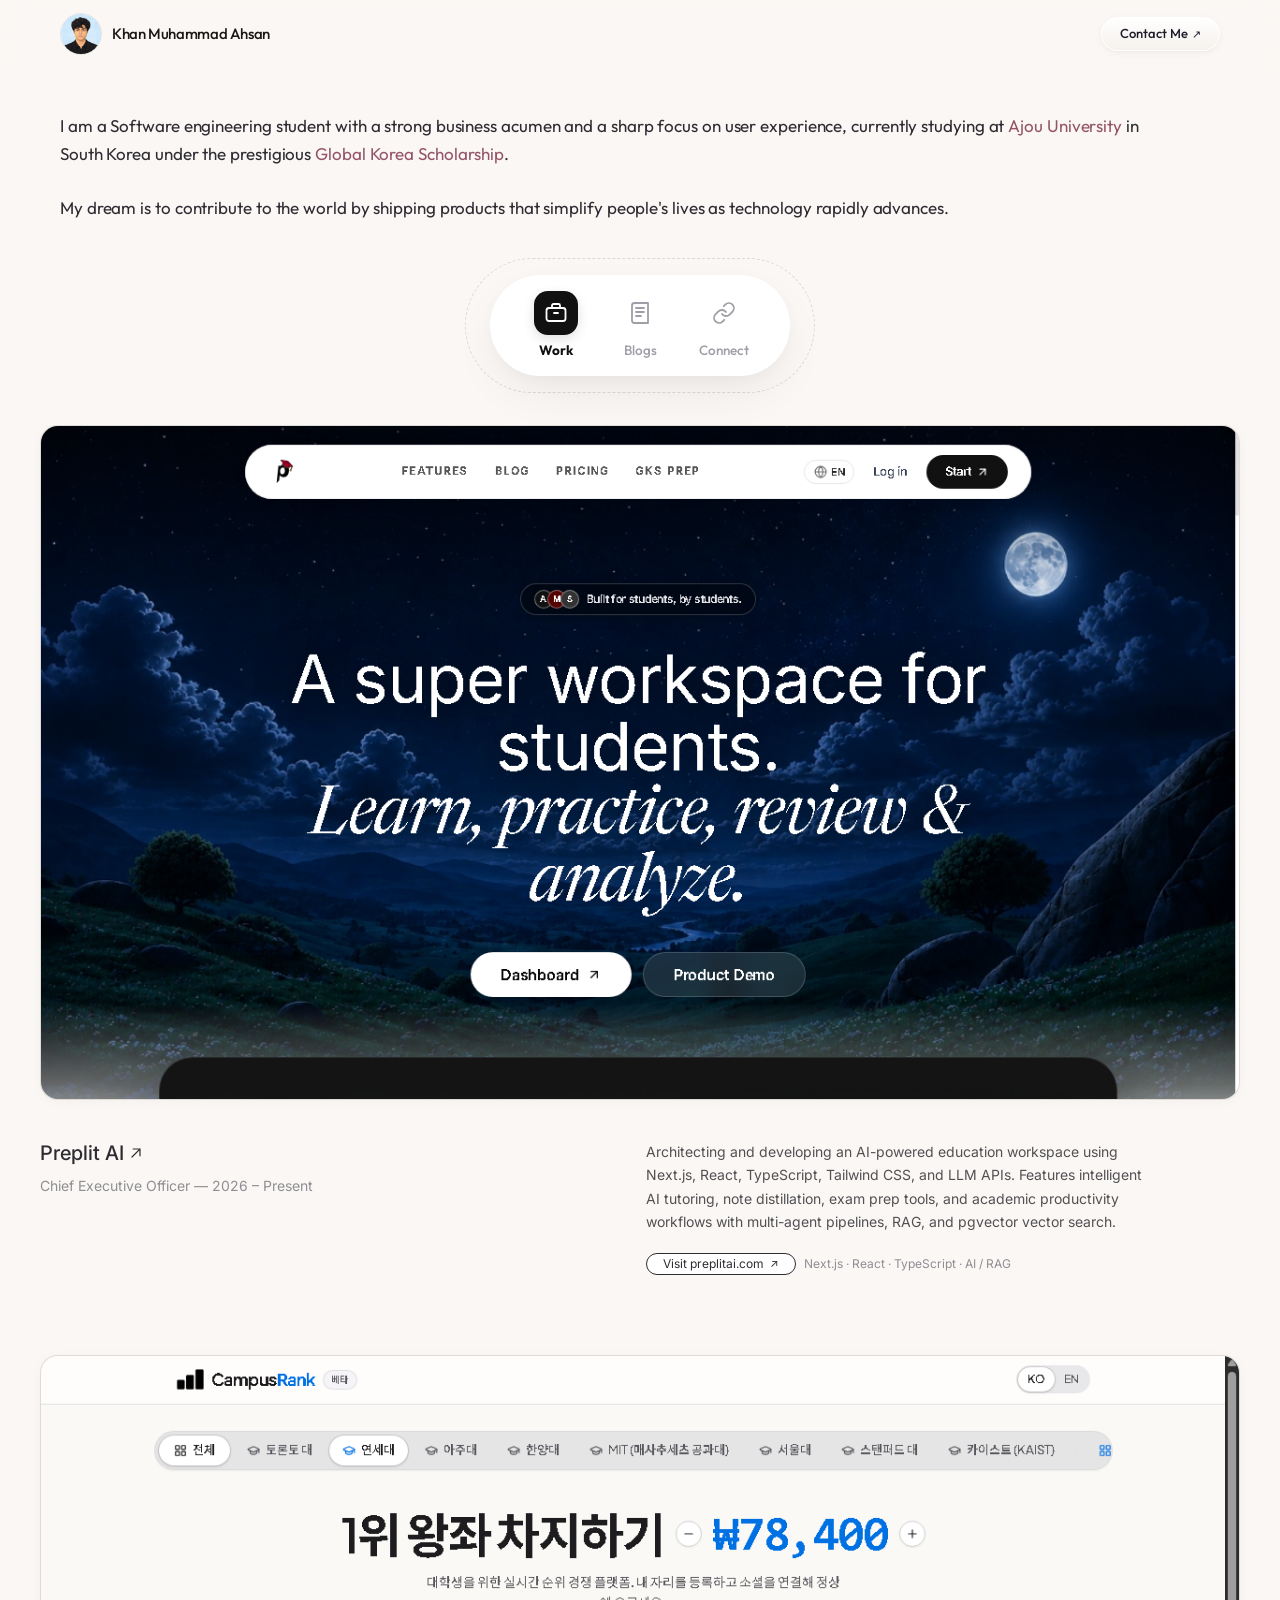
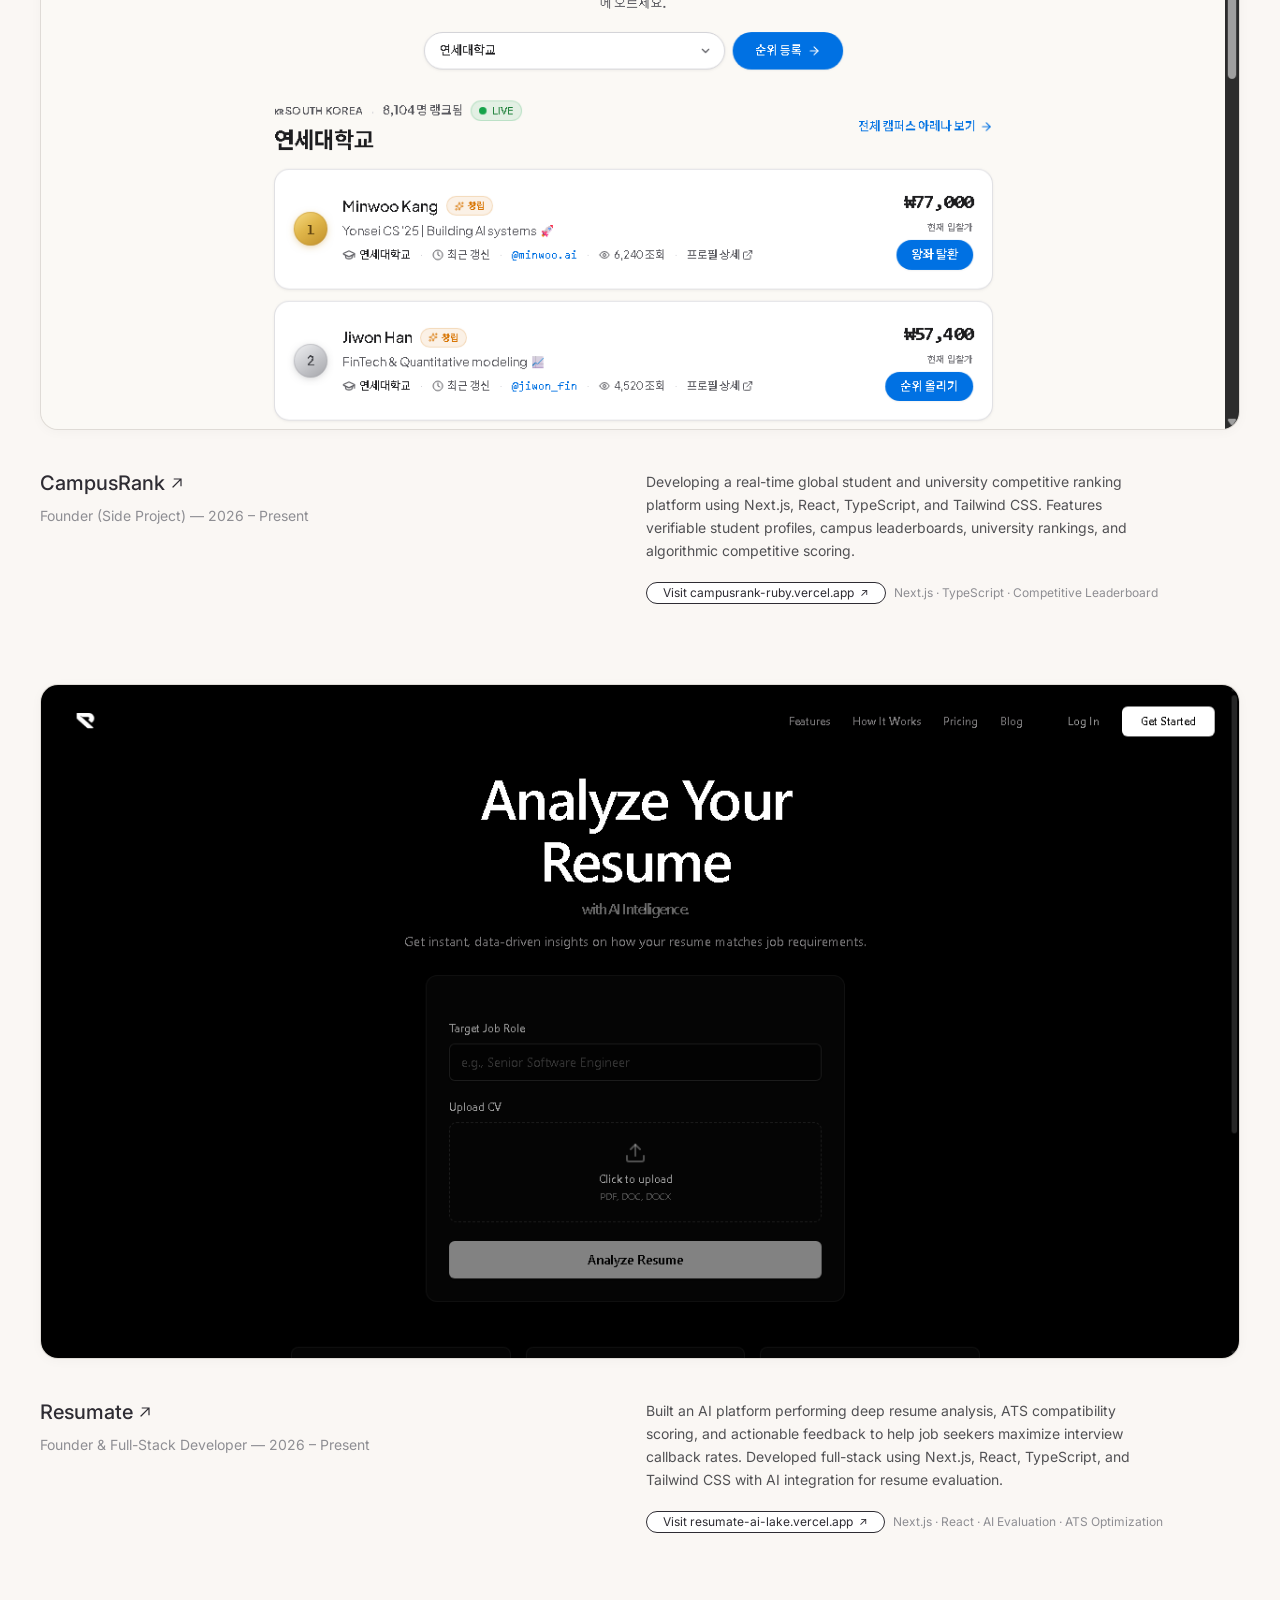
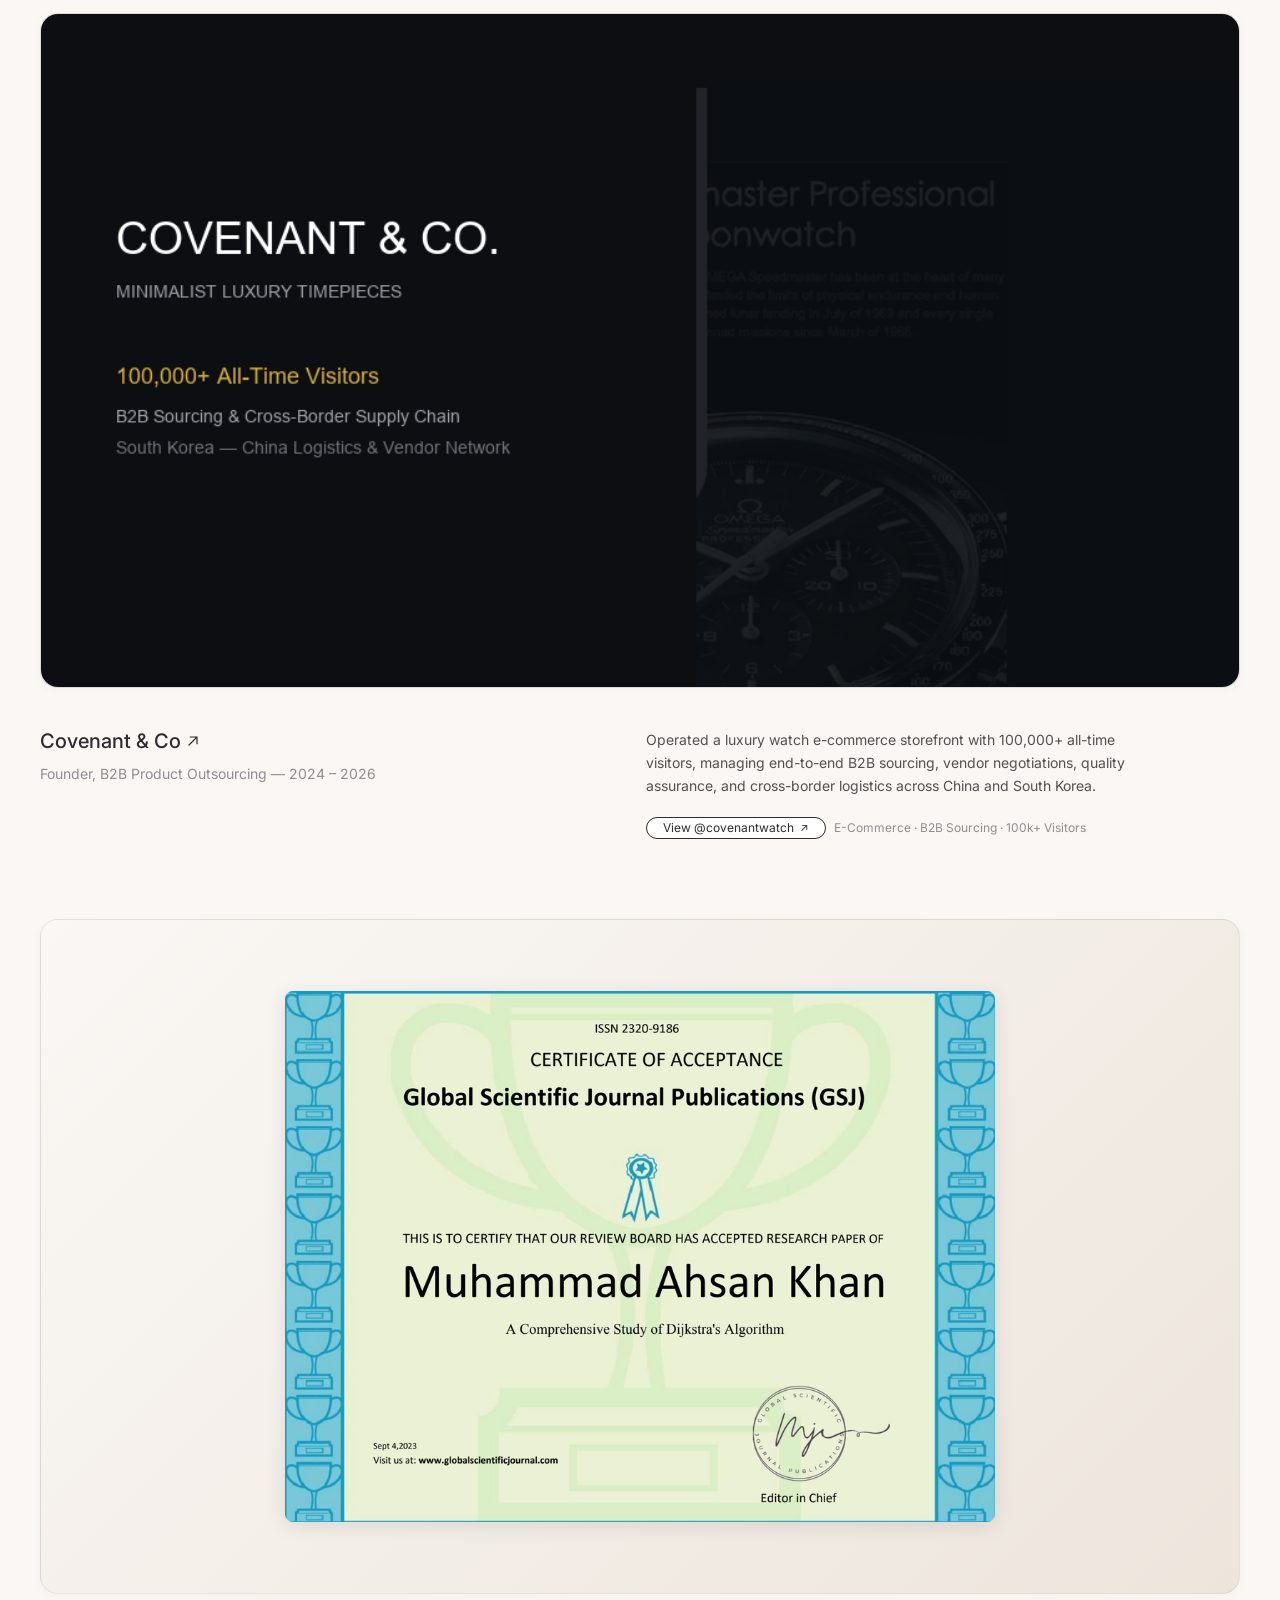
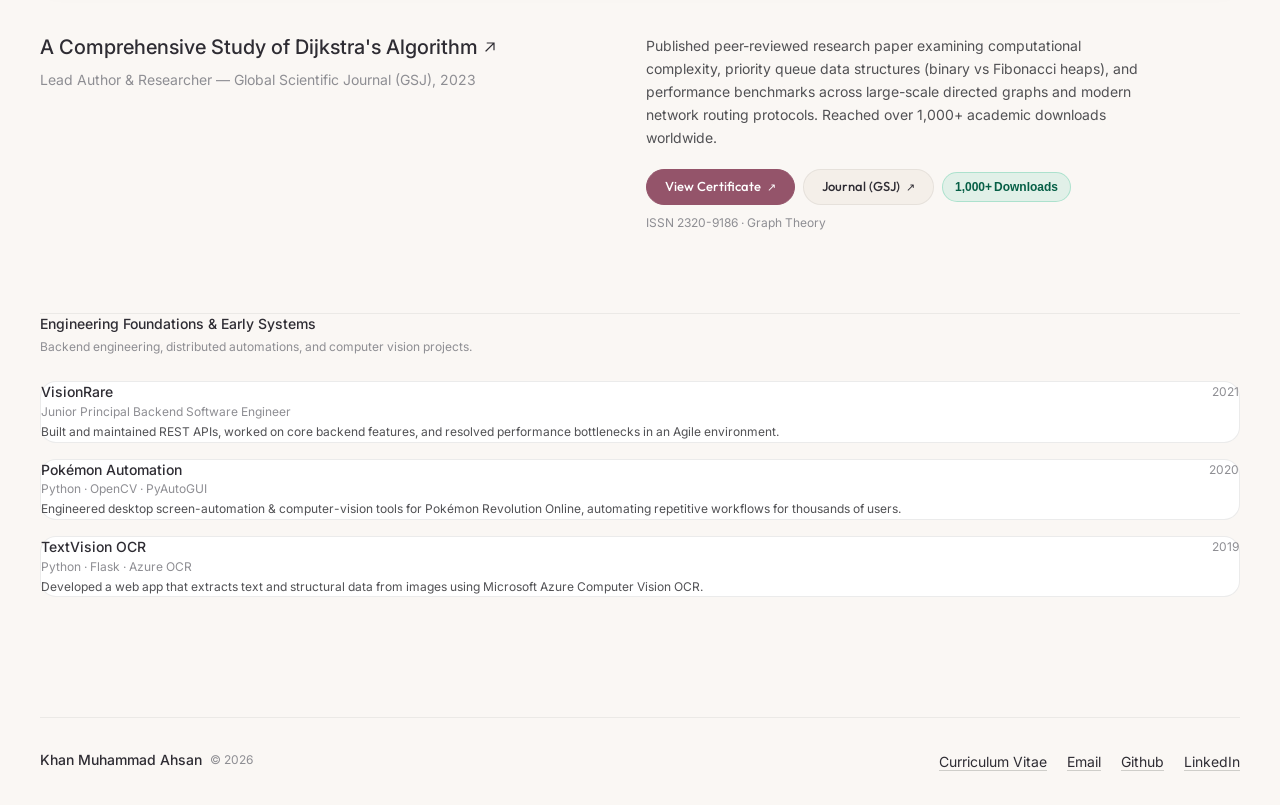
<file: index.html>
<!DOCTYPE html>
<html lang="en" class="inter_c15e96cb-module__0bjUvq__variable fraunces_98df96f3-module__EAP5HW__variable geist_mono_42eec60-module__Gb1_vG__variable caveat_bb0912cd-module__pHsbua__variable">
<head>
  <meta charset="utf-8" />
  <meta name="viewport" content="width=device-width, initial-scale=1" />
  <title>Khan Muhammad Ahsan, Software Engineer &amp; AI Founder</title>
  <meta name="description" content="The personal portfolio of Khan Muhammad Ahsan — Software Engineer &amp; AI Founder studying at Ajou University." />
  <meta name="author" content="Khan Muhammad Ahsan" />
  <meta name="robots" content="index, follow" />

  <!-- Open Graph -->
  <meta property="og:title" content="Khan Muhammad Ahsan, Software Engineer &amp; AI Founder" />
  <meta property="og:description" content="The personal portfolio of Khan Muhammad Ahsan — Software Engineer &amp; AI Founder studying at Ajou University." />
  <meta property="og:type" content="website" />
  <meta property="og:url" content="https://ahsann826.github.io/Portfolio-Website/" />

  <!-- Font Preloads -->
  <link rel="preload" href="_next/static/media/797e433ab948586e-s.p.29207c2f.woff2" as="font" crossorigin="" type="font/woff2" />
  <link rel="preload" href="_next/static/media/83afe278b6a6bb3c-s.p.3a6ba036.woff2" as="font" crossorigin="" type="font/woff2" />
  <link rel="preload" href="_next/static/media/84585a440835450c-s.p.f66aa07e.woff2" as="font" crossorigin="" type="font/woff2" />
  <link rel="preload" href="_next/static/media/a85fe84266768609-s.p.e658778d.woff2" as="font" crossorigin="" type="font/woff2" />

  <!-- Stylesheet -->
  <link rel="stylesheet" href="_next/static/chunks/348c73c4200ac295.css" />
  <link rel="icon" href="favicon.ico" />

  <!-- Premium Typography -->
  <link rel="preconnect" href="https://fonts.googleapis.com" />
  <link rel="preconnect" href="https://fonts.gstatic.com" crossorigin />
  <link href="https://fonts.googleapis.com/css2?family=Outfit:wght@300;400;500;600;700&family=Plus+Jakarta+Sans:ital,wght@0,400;0,500;0,600;0,700;1,400&family=Inter:wght@400;500;600&display=swap" rel="stylesheet" />

  <style>
    @font-face {
      font-family: 'Outfit';
      src: url('fonts/Outfit-400.woff2') format('woff2');
      font-weight: 400;
      font-style: normal;
      font-display: block;
    }
    @font-face {
      font-family: 'Outfit';
      src: url('fonts/Outfit-500.woff2') format('woff2');
      font-weight: 500;
      font-style: normal;
      font-display: block;
    }
    @font-face {
      font-family: 'Outfit';
      src: url('fonts/Outfit-600.woff2') format('woff2');
      font-weight: 600;
      font-style: normal;
      font-display: block;
    }
    @font-face {
      font-family: 'Helvetica Now Display';
      src: url('fonts/HelveticaNowDisplay-Medium.woff2') format('woff2');
      font-weight: 500;
      font-style: normal;
      font-display: swap;
    }
    :root {
      /* Exact Ivory & Silk background matching screenshot */
      --bg-canvas: #FAF7F4;
      --accent-wine: #94546A;
      --accent-underline: #691837;
      --sand-1: #FAF7F4;
      --sand-2: #F4EFE9;
      --sand-3: #EDE5DC;
      --sand-4: #E2D9CE;
      --sand-5: #D6CBBE;
      --sand-11: #8E8E93;
      --sand-12: #1E1B29;
      --color-surface-background: #FAF7F4;
      --color-surface-secondary: #FFFFFF;
      --color-surface-tertiary: #F4EFE9;
      --color-stroke-secondary: rgba(0, 0, 0, 0.06);
      --color-stroke-tertiary: rgba(0, 0, 0, 0.03);
      --color-content-primary: #1E1B29;
      --color-content-secondary: #515154;
      --color-content-tertiary: #8E8E93;
    }
    html, body {
      background-color: #FAF7F4 !important;
      color: #2E2C33;
      font-family: 'Outfit', -apple-system, BlinkMacSystemFont, sans-serif !important;
      -webkit-font-smoothing: antialiased;
      -moz-osx-font-smoothing: grayscale;
      text-rendering: optimizeLegibility;
      scroll-behavior: smooth;
    }
    /* Layout containers */
    .site-container {
      width: 100%;
      max-width: 1240px;
      margin-left: auto;
      margin-right: auto;
      padding-left: 16px;
      padding-right: 16px;
      box-sizing: border-box;
    }
    @media (min-width: 640px) {
      .site-container {
        padding-left: 24px;
        padding-right: 24px;
      }
    }
    @media (min-width: 768px) {
      .site-container {
        padding-left: 40px;
        padding-right: 40px;
      }
    }
    /* Header */
    .site-header {
      position: sticky;
      top: 0;
      z-index: 50;
      width: 100%;
      background-color: rgba(250, 247, 244, 0.92);
      backdrop-filter: blur(14px);
      -webkit-backdrop-filter: blur(14px);
    }
    .site-header-inner {
      display: flex;
      align-items: center;
      justify-content: space-between;
      height: 60px;
      width: 100%;
      max-width: 1240px;
      margin: 0 auto;
      padding: 0 16px;
      box-sizing: border-box;
    }
    @media (min-width: 640px) {
      .site-header-inner {
        padding: 0 24px;
        height: 64px;
      }
    }
    @media (min-width: 768px) {
      .site-header-inner {
        padding: 0 40px;
        height: 68px;
      }
    }
    .header-brand {
      display: inline-flex !important;
      align-items: center !important;
      gap: 10px !important;
      text-decoration: none !important;
      min-width: 0;
    }
    .header-avatar {
      width: 38px;
      height: 38px;
      border-radius: 50%;
      object-fit: cover;
      border: 1px solid rgba(0, 0, 0, 0.08);
      flex-shrink: 0;
      transition: transform 0.2s ease;
    }
    @media (min-width: 768px) {
      .header-avatar {
        width: 42px;
        height: 42px;
      }
    }
    .header-name {
      font-family: 'Outfit', sans-serif;
      font-size: 14px;
      font-weight: 500;
      letter-spacing: -0.025em;
      color: #1A1714;
      white-space: nowrap;
      flex-shrink: 0;
      transition: opacity 0.2s ease;
    }
    @media (min-width: 640px) {
      .header-name {
        font-size: 15px;
      }
    }
    .header-brand:hover .header-name {
      opacity: 0.65;
    }
    .connect-pill {
      display: inline-flex;
      align-items: center;
      justify-content: center;
      gap: 4px;
      border-radius: 9999px;
      padding: 5px 14px;
      height: 30px;
      font-size: 12px;
      font-weight: 500;
      color: #1E1B29;
      text-decoration: none;
      font-family: 'Outfit', sans-serif;
      background: linear-gradient(180deg, #FFFFFF 0%, #F5F1EC 100%);
      border: 1px solid rgba(255, 255, 255, 0.95);
      box-shadow: 0 2px 8px rgba(0, 0, 0, 0.04), 0 1px 2px rgba(0, 0, 0, 0.03), inset 0 1px 0 rgba(255, 255, 255, 1);
      transition: transform 0.15s ease, box-shadow 0.15s ease;
      flex-shrink: 0;
    }
    @media (min-width: 640px) {
      .connect-pill {
        padding: 6px 18px;
        height: 34px;
        font-size: 13px;
      }
    }
    .connect-pill:hover {
      box-shadow: 0 4px 14px rgba(0, 0, 0, 0.06), 0 2px 4px rgba(0, 0, 0, 0.03), inset 0 1px 0 rgba(255, 255, 255, 1);
    }
    /* Intro Section */
    .hero-intro-section {
      margin-top: 24px;
      width: 100%;
    }
    @media (min-width: 768px) {
      .hero-intro-section {
        margin-top: 44px;
      }
    }
    .hero-p1 {
      font-family: 'Outfit', sans-serif;
      font-size: 15px;
      line-height: 1.6;
      color: #2E2C33;
      font-weight: 400;
      margin: 0;
      letter-spacing: -0.005em;
      max-width: 1100px;
    }
    @media (min-width: 640px) {
      .hero-p1 {
        font-size: 16px;
        line-height: 1.65;
      }
    }
    @media (min-width: 768px) {
      .hero-p1 {
        font-size: 17px;
      }
    }
    .hero-p2 {
      font-family: 'Outfit', sans-serif;
      font-size: 15px;
      line-height: 1.6;
      color: #2E2C33;
      font-weight: 400;
      margin-top: 16px;
      margin-bottom: 0;
      letter-spacing: -0.005em;
      max-width: 1100px;
    }
    @media (min-width: 640px) {
      .hero-p2 {
        font-size: 16px;
        line-height: 1.65;
        margin-top: 20px;
      }
    }
    @media (min-width: 768px) {
      .hero-p2 {
        font-size: 17px;
        margin-top: 26px;
      }
    }
    .text-wine-link {
      color: #94546A;
      font-weight: 400;
      text-decoration: none;
    }
    .text-wine-link:hover {
      text-decoration: underline;
    }
    .text-wine-span {
      color: #94546A;
      font-weight: 400;
    }
    /* Navigation Tabs — Floating Pill Bar */
    .tabs-nav-bar {
      margin-top: 24px;
      margin-bottom: 24px;
      width: 100%;
      display: flex;
      justify-content: center;
      align-items: center;
      padding-left: 16px;
      padding-right: 16px;
      box-sizing: border-box;
    }
    .nav-outer-frame {
      display: flex;
      align-items: center;
      justify-content: center;
      padding: 0;
      border: none;
      border-radius: 9999px;
      background: transparent;
      width: 100%;
      max-width: 280px;
      box-sizing: border-box;
    }
    .tabs-nav-list {
      display: flex;
      align-items: center;
      justify-content: space-between;
      gap: 2px;
      background: #FFFFFF;
      border-radius: 9999px;
      padding: 6px 10px;
      box-shadow: 0 12px 32px -8px rgba(0, 0, 0, 0.08), 0 3px 10px -2px rgba(0, 0, 0, 0.03);
      width: 100%;
      box-sizing: border-box;
    }
    .tab-btn {
      position: relative;
      cursor: pointer;
      user-select: none;
      background: transparent;
      border: none;
      padding: 2px 0;
      margin: 0;
      font-size: 11px;
      font-weight: 500;
      color: #9E9EA7;
      font-family: 'Outfit', sans-serif;
      transition: all 0.2s cubic-bezier(0.16, 1, 0.3, 1);
      display: flex;
      flex-direction: column;
      align-items: center;
      justify-content: center;
      gap: 2px;
      flex: 1 1 0%;
      min-width: 0;
      outline: none;
    }
    .tab-btn:active {
      transform: scale(0.95);
    }
    .tab-btn .tab-icon {
      width: 34px;
      height: 34px;
      display: flex;
      align-items: center;
      justify-content: center;
      border-radius: 10px;
      background: transparent;
      transition: all 0.22s cubic-bezier(0.16, 1, 0.3, 1);
    }
    .tab-btn .tab-icon svg {
      width: 19px;
      height: 19px;
      stroke: #9E9EA7;
      fill: none;
      stroke-width: 1.8;
      stroke-linecap: round;
      stroke-linejoin: round;
      transition: stroke 0.2s ease;
    }
    .tab-btn:hover {
      color: #52525B;
    }
    .tab-btn:hover .tab-icon svg {
      stroke: #52525B;
    }
    /* Active State (matches reference screenshot: black squircle + white icon) */
    .tab-btn[aria-pressed="true"] {
      color: #111111;
      font-weight: 700;
    }
    .tab-btn[aria-pressed="true"] .tab-icon {
      background: #111111;
      box-shadow: 0 4px 12px rgba(0, 0, 0, 0.12);
    }
    .tab-btn[aria-pressed="true"] .tab-icon svg {
      stroke: #FFFFFF;
    }

    /* Responsive Overrides */
    @media (max-width: 360px) {
      .tabs-nav-bar {
        padding-left: 8px;
        padding-right: 8px;
      }
      .tabs-nav-list {
        padding: 5px 8px;
        gap: 2px;
      }
      .tab-btn {
        font-size: 10.5px;
      }
      .tab-btn .tab-icon {
        width: 34px;
        height: 34px;
        border-radius: 10px;
      }
      .tab-btn .tab-icon svg {
        width: 19px;
        height: 19px;
      }
    }
    @media (min-width: 640px) {
      .tabs-nav-bar {
        margin-top: 36px;
        margin-bottom: 32px;
        padding-left: 0;
        padding-right: 0;
      }
      .nav-outer-frame {
        display: inline-flex;
        width: auto;
        max-width: 100%;
        padding: 16px 24px;
        border: 1.5px dashed rgba(0, 0, 0, 0.12);
      }
      .tabs-nav-list {
        display: inline-flex;
        width: auto;
        gap: 32px;
        padding: 14px 40px;
        box-shadow: 0 20px 50px -10px rgba(0, 0, 0, 0.08), 0 4px 16px -2px rgba(0, 0, 0, 0.03);
      }
      .tab-btn {
        font-size: 13.5px;
        gap: 5px;
        min-width: 52px;
        flex: none;
      }
      .tab-btn .tab-icon {
        width: 44px;
        height: 44px;
        border-radius: 14px;
      }
      .tab-btn .tab-icon svg {
        width: 24px;
        height: 24px;
      }
    }
    
    /* Showcase */
    .showcase-banner {
      margin-top: 32px;
      width: 100%;
    }
    @media (min-width: 768px) {
      .showcase-banner {
        margin-top: 42px;
      }
    }
    /* Tactile button active states */
    .tactile-btn:active {
      transform: scale(0.98);
    }
    .tactile-btn[data-pressed="true"] {
      transform: scale(0.97);
    }
    /* Smooth tab transition */
    .tab-panel {
      transition: opacity 0.22s cubic-bezier(0.16, 1, 0.3, 1), transform 0.22s cubic-bezier(0.16, 1, 0.3, 1);
    }
    .tab-panel.hidden {
      display: none !important;
    }
    /* Modern Sleek Connect UI */
    .connect-container {
      display: flex;
      flex-direction: column;
      gap: 16px;
      width: 100%;
    }
    .connect-hero-card {
      background: #FFFFFF;
      border: 1px solid rgba(0, 0, 0, 0.08);
      border-radius: 20px;
      padding: 24px;
      box-shadow: 0 4px 20px -4px rgba(0, 0, 0, 0.04), 0 1px 2px rgba(0, 0, 0, 0.02);
      display: flex;
      flex-direction: column;
      gap: 16px;
      transition: all 0.25s cubic-bezier(0.16, 1, 0.3, 1);
    }
    @media (min-width: 640px) {
      .connect-hero-card {
        flex-direction: row;
        align-items: center;
        justify-content: space-between;
        padding: 24px 28px;
      }
    }
    .connect-hero-card:hover {
      border-color: rgba(0, 0, 0, 0.15);
      box-shadow: 0 10px 30px -6px rgba(0, 0, 0, 0.07);
    }
    .connect-icon-box {
      width: 46px;
      height: 46px;
      border-radius: 14px;
      background: #FAF7F4;
      border: 1px solid rgba(0, 0, 0, 0.06);
      display: flex;
      align-items: center;
      justify-content: center;
      color: #1E1B29;
      flex-shrink: 0;
    }
    .connect-action-pill {
      display: inline-flex;
      align-items: center;
      justify-content: center;
      gap: 6px;
      border-radius: 9999px;
      padding: 7px 18px;
      font-size: 13px;
      font-weight: 500;
      text-decoration: none !important;
      transition: all 0.18s cubic-bezier(0.16, 1, 0.3, 1);
      cursor: pointer;
      user-select: none;
      font-family: 'Outfit', sans-serif;
    }
    .connect-action-pill:active {
      transform: scale(0.97);
    }
    .pill-secondary {
      background: #F4EFE9;
      color: #2E2C33 !important;
      border: 1px solid rgba(0, 0, 0, 0.06);
    }
    .pill-secondary:hover {
      background: #EDE5DC;
      color: #111111 !important;
    }
    .pill-primary {
      background: #1E1B29;
      color: #FFFFFF !important;
      border: 1px solid #1E1B29;
    }
    .pill-primary:hover {
      background: #000000;
      color: #FFFFFF !important;
    }
    .pill-wine {
      background: #94546A;
      color: #FFFFFF !important;
      border: 1px solid #94546A;
    }
    .pill-wine:hover {
      background: #7D4659;
      color: #FFFFFF !important;
    }
    .connect-cv-card {
      background: linear-gradient(135deg, #FFFFFF 0%, #FDFBF9 60%, rgba(148, 84, 106, 0.04) 100%);
      border: 1px solid rgba(148, 84, 106, 0.28);
      border-radius: 20px;
      padding: 22px 24px;
      box-shadow: 0 4px 18px -4px rgba(148, 84, 106, 0.05);
      display: flex;
      flex-direction: column;
      gap: 14px;
      text-decoration: none !important;
      transition: all 0.25s cubic-bezier(0.16, 1, 0.3, 1);
    }
    @media (min-width: 640px) {
      .connect-cv-card {
        flex-direction: row;
        align-items: center;
        justify-content: space-between;
        padding: 24px 28px;
      }
    }
    .connect-cv-card:hover {
      border-color: #94546A;
      transform: translateY(-1px);
      box-shadow: 0 10px 28px -6px rgba(148, 84, 106, 0.12);
    }
    .cv-badge {
      width: 44px;
      height: 44px;
      border-radius: 13px;
      background: rgba(148, 84, 106, 0.1);
      border: 1px solid rgba(148, 84, 106, 0.2);
      color: #94546A;
      font-weight: 700;
      font-size: 14px;
      display: flex;
      align-items: center;
      justify-content: center;
      flex-shrink: 0;
      font-family: 'Outfit', sans-serif;
    }
    .connect-grid-2 {
      display: grid;
      grid-template-columns: 1fr;
      gap: 14px;
    }
    @media (min-width: 640px) {
      .connect-grid-2 {
        grid-template-columns: 1fr 1fr;
        gap: 16px;
      }
    }
    .connect-item-card {
      background: #FFFFFF;
      border: 1px solid rgba(0, 0, 0, 0.08);
      border-radius: 18px;
      padding: 20px;
      display: flex;
      flex-direction: column;
      justify-content: space-between;
      gap: 16px;
      text-decoration: none !important;
      transition: all 0.22s cubic-bezier(0.16, 1, 0.3, 1);
      box-shadow: 0 2px 8px rgba(0, 0, 0, 0.02);
    }
    .connect-item-card:hover {
      border-color: rgba(0, 0, 0, 0.16);
      transform: translateY(-2px);
      box-shadow: 0 8px 24px -4px rgba(0, 0, 0, 0.06);
    }
    .connect-info-card {
      background: rgba(255, 255, 255, 0.75);
      backdrop-filter: blur(10px);
      -webkit-backdrop-filter: blur(10px);
      border: 1px solid rgba(0, 0, 0, 0.07);
      border-radius: 18px;
      padding: 18px 20px;
      display: flex;
      align-items: center;
      gap: 14px;
      text-decoration: none !important;
      transition: all 0.2s ease;
      box-shadow: 0 1px 4px rgba(0, 0, 0, 0.02);
    }
    .connect-info-card:hover {
      border-color: rgba(0, 0, 0, 0.14);
      background: #FFFFFF;
    }
    .status-badge-pill {
      display: inline-flex;
      align-items: center;
      gap: 8px;
      border-radius: 9999px;
      padding: 5px 14px;
      background: rgba(16, 185, 129, 0.08);
      border: 1px solid rgba(16, 185, 129, 0.22);
      color: #065F46;
      font-size: 12px;
      font-weight: 500;
      width: fit-content;
      font-family: 'Outfit', sans-serif;
    }
    .status-dot {
      width: 7px;
      height: 7px;
      border-radius: 50%;
      background: #10B981;
      display: inline-block;
      box-shadow: 0 0 0 3px rgba(16, 185, 129, 0.2);
    }
    .work-preview-frame {
      position: relative;
      aspect-ratio: 16 / 9;
      background: #F0ECE6;
      border-radius: 18px;
      overflow: hidden;
      border: 1px solid rgba(0, 0, 0, 0.07);
      box-shadow: 0 2px 12px rgba(0, 0, 0, 0.03);
    }
    .blog-tag {
      display: inline-flex;
      align-items: center;
      padding: 3px 10px;
      border-radius: 9999px;
      font-size: 11px;
      font-weight: 500;
      letter-spacing: 0.01em;
    }
  </style>
</head>
<body class="font-sans antialiased">

  <!-- Progressive Blurred Sticky Header -->
  <header class="site-header">
    <div class="site-header-inner">
        <a class="header-brand group" href="index.html" aria-label="Khan Muhammad Ahsan - Home">
          <img src="assets/avatar.jpg" alt="Khan Muhammad Ahsan" class="header-avatar" />
          <span class="header-name">Khan Muhammad Ahsan</span>
        </a>
      <a href="#connect" id="header-contact-btn" class="connect-pill">
        <span>Contact Me</span>
        <span class="text-[11px]">↗</span>
      </a>
    </div>
  </header>

  <div class="min-h-screen flex flex-col relative overflow-hidden" style="background-color: #FAF7F4;">
    <!-- Container for Ambient Silk Ribbon aligning with 1240px grid -->
    <div class="w-full max-w-[1240px] mx-auto relative pointer-events-none">
      <img src="assets/ribbon-top-right.png" alt="" class="absolute top-0 right-0 z-0 select-none max-w-[280px] md:max-w-[340px] h-auto hidden sm:block" aria-hidden="true" />
    </div>

    <main class="relative z-10 flex min-h-dvh flex-1 flex-col" style="background-color: transparent;">
      <div class="w-full flex flex-col mb-[120px]">

        <!-- Intro Section -->
        <section class="site-container hero-intro-section">
          <p class="hero-p1">
            I am a Software engineering student with a strong business acumen and a sharp focus on user experience, currently studying at <a href="https://www.ajou.ac.kr/en/" target="_blank" rel="noopener noreferrer" class="text-wine-link">Ajou University</a> in South Korea under the prestigious <span class="text-wine-span">Global Korea Scholarship</span>.
          </p>
          <p class="hero-p2">
            My dream is to contribute to the world by shipping products that simplify people&#x27;s lives as technology rapidly advances.
          </p>
        </section>

        <!-- Navigation Tabs Bar — Floating Pill Capsule matching portfolio menu -->
        <div id="tabs-container" class="tabs-nav-bar">
          <div class="nav-outer-frame">
            <nav class="tabs-nav-list" aria-label="Homepage navigation">
              
              <!-- 1. Work -->
              <button type="button" data-tab="work" aria-pressed="true" class="tab-btn">
                <span class="tab-icon">
                  <svg width="24" height="24" viewBox="0 0 24 24" fill="none" stroke="currentColor" stroke-width="1.8" stroke-linecap="round" stroke-linejoin="round">
                    <rect x="2.5" y="7" width="19" height="13" rx="2.5" />
                    <path d="M8 7V4.5A1.5 1.5 0 0 1 9.5 3h5A1.5 1.5 0 0 1 16 4.5V7" />
                    <line x1="10" y1="12" x2="14" y2="12" />
                  </svg>
                </span>
                <span class="tab-label">Work</span>
              </button>





              <!-- 3. Blogs -->
              <button type="button" data-tab="blogs" aria-pressed="false" class="tab-btn">
                <span class="tab-icon">
                  <svg width="24" height="24" viewBox="0 0 24 24" fill="none" stroke="currentColor" stroke-width="1.8" stroke-linecap="round" stroke-linejoin="round">
                    <path d="M4 19.5v-15A2.5 2.5 0 0 1 6.5 2H20v20H6.5a2.5 2.5 0 0 1-2.5-2.5Z"/>
                    <path d="M8 7h8"/>
                    <path d="M8 11h8"/>
                    <path d="M8 15h5"/>
                  </svg>
                </span>
                <span class="tab-label">Blogs</span>
              </button>

              <!-- 6. Connect -->
              <button type="button" data-tab="connect" aria-pressed="false" class="tab-btn">
                <span class="tab-icon">
                  <svg width="24" height="24" viewBox="0 0 24 24" fill="none" stroke="currentColor" stroke-width="1.8" stroke-linecap="round" stroke-linejoin="round">
                    <path d="M10 13a5 5 0 0 0 7.54.54l3-3a5 5 0 0 0-7.07-7.07l-1.72 1.71" />
                    <path d="M14 11a5 5 0 0 0-7.54-.54l-3 3a5 5 0 0 0 7.07 7.07l1.71-1.71" />
                  </svg>
                </span>
                <span class="tab-label">Connect</span>
              </button>

            </nav>
          </div>
        </div>

        <!-- ================= TAB 1: WORK ================= -->
        <section id="tab-panel-work" class="tab-panel relative z-10 mt-7 md:mt-9 w-full max-w-[1240px] mx-auto px-6 md:px-10 overflow-x-hidden">
          <div class="w-full">
            <div class="flex flex-col gap-20">

              <!-- Project 1: Preplit AI -->
              <section class="flex flex-col gap-3">
                <div class="work-preview-frame group">
                  <img alt="Preplit AI Workspace" loading="eager" class="object-cover absolute inset-0 w-full h-full transition-transform duration-500 group-hover:scale-[1.015]" src="assets/work_preplit.png" />
                </div>
                <div class="px-0 md:px-1.5 pt-4 grid grid-cols-1 md:grid-cols-2 gap-3 mt-3">
                  <div class="flex md:flex-col gap-3 md:gap-2 items-center md:items-start">
                    <h3 class="text-display">
                      <a href="https://preplitai.com" target="_blank" rel="noopener noreferrer" class="group inline-flex items-center gap-1">
                        Preplit AI
                        <span class="relative inline-block overflow-hidden">
                          <svg xmlns="http://www.w3.org/2000/svg" width="16" height="16" fill="none" class="block transition-transform duration-200 ease-in-out group-hover:translate-x-full group-hover:-translate-y-full"><path stroke="currentColor" stroke-linecap="square" stroke-width="1.2" d="M11.667 4.333 4 12M5.333 4H12v6.667"></path></svg>
                          <svg xmlns="http://www.w3.org/2000/svg" width="16" height="16" fill="none" class="absolute inset-0 block transition-transform duration-200 ease-in-out -translate-x-full translate-y-full group-hover:translate-x-0 group-hover:translate-y-0"><path stroke="currentColor" stroke-linecap="square" stroke-width="1.2" d="M11.667 4.333 4 12M5.333 4H12v6.667"></path></svg>
                        </span>
                      </a>
                    </h3>
                    <p class="text-body1 text-content-tertiary">Chief Executive Officer — 2026 – Present</p>
                  </div>
                  <div class="flex flex-col items-start gap-5">
                    <p class="text-body1 text-content-secondary text-balance max-w-[500px] whitespace-pre-line">Architecting and developing an AI-powered education workspace using Next.js, React, TypeScript, Tailwind CSS, and LLM APIs. Features intelligent AI tutoring, note distillation, exam prep tools, and academic productivity workflows with multi-agent pipelines, RAG, and pgvector vector search.</p>
                    <div class="flex flex-wrap items-center gap-2">
                      <a href="https://preplitai.com" target="_blank" rel="noopener noreferrer" class="inline-flex items-center justify-center gap-1.5 rounded-full px-[16px] py-[7px] select-none text-body2 font-medium leading-[1.4] whitespace-nowrap transition-[transform,background-color,color] duration-150 bg-surface-secondary text-gray-800 hover:bg-sand-4 active:scale-[0.97] border border-black/[0.06]">
                        <span>Visit preplitai.com</span>
                        <span class="text-[11px]">↗</span>
                      </a>
                      <span class="text-body2 text-content-tertiary">Next.js · React · TypeScript · AI / RAG</span>
                    </div>
                  </div>
                </div>
              </section>

              <!-- Project 2: CampusRank -->
              <section class="flex flex-col gap-3">
                <div class="work-preview-frame group">
                  <img alt="CampusRank Leaderboard" loading="eager" class="object-cover absolute inset-0 w-full h-full transition-transform duration-500 group-hover:scale-[1.015]" src="assets/work_campusrank.png" />
                </div>
                <div class="px-0 md:px-1.5 pt-4 grid grid-cols-1 md:grid-cols-2 gap-3 mt-3">
                  <div class="flex md:flex-col gap-3 md:gap-2 items-center md:items-start">
                    <h3 class="text-display">
                      <a href="https://campusrank-ruby.vercel.app" target="_blank" rel="noopener noreferrer" class="group inline-flex items-center gap-1">
                        CampusRank
                        <span class="relative inline-block overflow-hidden">
                          <svg xmlns="http://www.w3.org/2000/svg" width="16" height="16" fill="none" class="block transition-transform duration-200 ease-in-out group-hover:translate-x-full group-hover:-translate-y-full"><path stroke="currentColor" stroke-linecap="square" stroke-width="1.2" d="M11.667 4.333 4 12M5.333 4H12v6.667"></path></svg>
                          <svg xmlns="http://www.w3.org/2000/svg" width="16" height="16" fill="none" class="absolute inset-0 block transition-transform duration-200 ease-in-out -translate-x-full translate-y-full group-hover:translate-x-0 group-hover:translate-y-0"><path stroke="currentColor" stroke-linecap="square" stroke-width="1.2" d="M11.667 4.333 4 12M5.333 4H12v6.667"></path></svg>
                        </span>
                      </a>
                    </h3>
                    <p class="text-body1 text-content-tertiary">Founder (Side Project) — 2026 – Present</p>
                  </div>
                  <div class="flex flex-col items-start gap-5">
                    <p class="text-body1 text-content-secondary text-balance max-w-[500px] whitespace-pre-line">Developing a real-time global student and university competitive ranking platform using Next.js, React, TypeScript, and Tailwind CSS. Features verifiable student profiles, campus leaderboards, university rankings, and algorithmic competitive scoring.</p>
                    <div class="flex flex-wrap items-center gap-2">
                      <a href="https://campusrank-ruby.vercel.app" target="_blank" rel="noopener noreferrer" class="inline-flex items-center justify-center gap-1.5 rounded-full px-[16px] py-[7px] select-none text-body2 font-medium leading-[1.4] whitespace-nowrap transition-[transform,background-color,color] duration-150 bg-surface-secondary text-gray-800 hover:bg-sand-4 active:scale-[0.97] border border-black/[0.06]">
                        <span>Visit campusrank-ruby.vercel.app</span>
                        <span class="text-[11px]">↗</span>
                      </a>
                      <span class="text-body2 text-content-tertiary">Next.js · TypeScript · Competitive Leaderboard</span>
                    </div>
                  </div>
                </div>
              </section>

              <!-- Project 3: Resumate -->
              <section class="flex flex-col gap-3">
                <div class="work-preview-frame group">
                  <img alt="Resumate AI Resume Analyzer" loading="eager" class="object-cover absolute inset-0 w-full h-full transition-transform duration-500 group-hover:scale-[1.015]" src="assets/work_resumate.png" />
                </div>
                <div class="px-0 md:px-1.5 pt-4 grid grid-cols-1 md:grid-cols-2 gap-3 mt-3">
                  <div class="flex md:flex-col gap-3 md:gap-2 items-center md:items-start">
                    <h3 class="text-display">
                      <a href="https://resumate-ai-lake.vercel.app" target="_blank" rel="noopener noreferrer" class="group inline-flex items-center gap-1">
                        Resumate
                        <span class="relative inline-block overflow-hidden">
                          <svg xmlns="http://www.w3.org/2000/svg" width="16" height="16" fill="none" class="block transition-transform duration-200 ease-in-out group-hover:translate-x-full group-hover:-translate-y-full"><path stroke="currentColor" stroke-linecap="square" stroke-width="1.2" d="M11.667 4.333 4 12M5.333 4H12v6.667"></path></svg>
                          <svg xmlns="http://www.w3.org/2000/svg" width="16" height="16" fill="none" class="absolute inset-0 block transition-transform duration-200 ease-in-out -translate-x-full translate-y-full group-hover:translate-x-0 group-hover:translate-y-0"><path stroke="currentColor" stroke-linecap="square" stroke-width="1.2" d="M11.667 4.333 4 12M5.333 4H12v6.667"></path></svg>
                        </span>
                      </a>
                    </h3>
                    <p class="text-body1 text-content-tertiary">Founder &amp; Full-Stack Developer — 2026 – Present</p>
                  </div>
                  <div class="flex flex-col items-start gap-5">
                    <p class="text-body1 text-content-secondary text-balance max-w-[500px] whitespace-pre-line">Built an AI platform performing deep resume analysis, ATS compatibility scoring, and actionable feedback to help job seekers maximize interview callback rates. Developed full-stack using Next.js, React, TypeScript, and Tailwind CSS with AI integration for resume evaluation.</p>
                    <div class="flex flex-wrap items-center gap-2">
                      <a href="https://resumate-ai-lake.vercel.app" target="_blank" rel="noopener noreferrer" class="inline-flex items-center justify-center gap-1.5 rounded-full px-[16px] py-[7px] select-none text-body2 font-medium leading-[1.4] whitespace-nowrap transition-[transform,background-color,color] duration-150 bg-surface-secondary text-gray-800 hover:bg-sand-4 active:scale-[0.97] border border-black/[0.06]">
                        <span>Visit resumate-ai-lake.vercel.app</span>
                        <span class="text-[11px]">↗</span>
                      </a>
                      <span class="text-body2 text-content-tertiary">Next.js · React · AI Evaluation · ATS Optimization</span>
                    </div>
                  </div>
                </div>
              </section>

              <!-- Project 4: Covenant & Co -->
              <section class="flex flex-col gap-3">
                <div class="work-preview-frame group">
                  <img alt="Covenant & Co Timepieces" loading="eager" class="object-cover absolute inset-0 w-full h-full transition-transform duration-500 group-hover:scale-[1.015]" src="assets/work_covenant_1.png" />
                </div>
                <div class="px-0 md:px-1.5 pt-4 grid grid-cols-1 md:grid-cols-2 gap-3 mt-3">
                  <div class="flex md:flex-col gap-3 md:gap-2 items-center md:items-start">
                    <h3 class="text-display">
                      <a href="https://instagram.com/covenantwatch" target="_blank" rel="noopener noreferrer" class="group inline-flex items-center gap-1">
                        Covenant &amp; Co
                        <span class="relative inline-block overflow-hidden">
                          <svg xmlns="http://www.w3.org/2000/svg" width="16" height="16" fill="none" class="block transition-transform duration-200 ease-in-out group-hover:translate-x-full group-hover:-translate-y-full"><path stroke="currentColor" stroke-linecap="square" stroke-width="1.2" d="M11.667 4.333 4 12M5.333 4H12v6.667"></path></svg>
                          <svg xmlns="http://www.w3.org/2000/svg" width="16" height="16" fill="none" class="absolute inset-0 block transition-transform duration-200 ease-in-out -translate-x-full translate-y-full group-hover:translate-x-0 group-hover:translate-y-0"><path stroke="currentColor" stroke-linecap="square" stroke-width="1.2" d="M11.667 4.333 4 12M5.333 4H12v6.667"></path></svg>
                        </span>
                      </a>
                    </h3>
                    <p class="text-body1 text-content-tertiary">Founder, B2B Product Outsourcing — 2024 – 2026</p>
                  </div>
                  <div class="flex flex-col items-start gap-5">
                    <p class="text-body1 text-content-secondary text-balance max-w-[500px] whitespace-pre-line">Operated a luxury watch e-commerce storefront with 100,000+ all-time visitors, managing end-to-end B2B sourcing, vendor negotiations, quality assurance, and cross-border logistics across China and South Korea.</p>
                    <div class="flex flex-wrap items-center gap-2">
                      <a href="https://instagram.com/covenantwatch" target="_blank" rel="noopener noreferrer" class="inline-flex items-center justify-center gap-1.5 rounded-full px-[16px] py-[7px] select-none text-body2 font-medium leading-[1.4] whitespace-nowrap transition-[transform,background-color,color] duration-150 bg-surface-secondary text-gray-800 hover:bg-sand-4 active:scale-[0.97] border border-black/[0.06]">
                        <span>View @covenantwatch</span>
                        <span class="text-[11px]">↗</span>
                      </a>
                      <span class="text-body2 text-content-tertiary">E-Commerce · B2B Sourcing · 100k+ Visitors</span>
                    </div>
                  </div>
                </div>
              </section>

              <!-- Project 5: Research Publication - Dijkstra's Algorithm -->
              <section class="flex flex-col gap-3">
                <div class="work-preview-frame group" style="background: linear-gradient(135deg, #FAF7F4 0%, #EDE5DC 100%); display: flex; align-items: center; justify-content: center; padding: 24px;">
                  <img alt="Dijkstra Algorithm Research Paper Publication Certificate - Global Scientific Journal" loading="eager" style="max-height: 85%; width: auto; max-width: 90%; object-fit: contain; border-radius: 8px; box-shadow: 0 4px 20px rgba(0,0,0,0.1);" class="transition-transform duration-500 group-hover:scale-[1.02]" src="assets/dijkstra_certificate.png" />
                </div>
                <div class="px-0 md:px-1.5 pt-4 grid grid-cols-1 md:grid-cols-2 gap-3 mt-3">
                  <div class="flex md:flex-col gap-3 md:gap-2 items-center md:items-start">
                    <h3 class="text-display">
                      <a href="assets/dijkstra_certificate.png" target="_blank" rel="noopener noreferrer" class="group inline-flex items-center gap-1">
                        A Comprehensive Study of Dijkstra&#x27;s Algorithm
                        <span class="relative inline-block overflow-hidden">
                          <svg xmlns="http://www.w3.org/2000/svg" width="16" height="16" fill="none" class="block transition-transform duration-200 ease-in-out group-hover:translate-x-full group-hover:-translate-y-full"><path stroke="currentColor" stroke-linecap="square" stroke-width="1.2" d="M11.667 4.333 4 12M5.333 4H12v6.667"></path></svg>
                          <svg xmlns="http://www.w3.org/2000/svg" width="16" height="16" fill="none" class="absolute inset-0 block transition-transform duration-200 ease-in-out -translate-x-full translate-y-full group-hover:translate-x-0 group-hover:translate-y-0"><path stroke="currentColor" stroke-linecap="square" stroke-width="1.2" d="M11.667 4.333 4 12M5.333 4H12v6.667"></path></svg>
                        </span>
                      </a>
                    </h3>
                    <p class="text-body1 text-content-tertiary">Lead Author &amp; Researcher — Global Scientific Journal (GSJ), 2023</p>
                  </div>
                  <div class="flex flex-col items-start gap-5">
                    <p class="text-body1 text-content-secondary text-balance max-w-[500px] whitespace-pre-line">Published peer-reviewed research paper examining computational complexity, priority queue data structures (binary vs Fibonacci heaps), and performance benchmarks across large-scale directed graphs and modern network routing protocols. Reached over 1,000+ academic downloads worldwide.</p>
                    <div style="display: flex; flex-wrap: wrap; align-items: center; gap: 8px;">
                      <a href="assets/dijkstra_certificate.png" target="_blank" rel="noopener noreferrer" class="connect-action-pill pill-wine">
                        <span>View Certificate</span>
                        <span style="font-size: 11px;">↗</span>
                      </a>
                      <a href="https://www.globalscientificjournal.com" target="_blank" rel="noopener noreferrer" class="connect-action-pill pill-secondary">
                        <span>Journal (GSJ)</span>
                        <span style="font-size: 11px;">↗</span>
                      </a>
                      <span style="display: inline-flex; align-items: center; padding: 5px 12px; border-radius: 9999px; font-size: 12px; font-weight: 600; background: rgba(16, 185, 129, 0.1); color: #065F46; border: 1px solid rgba(16, 185, 129, 0.25);">
                        1,000+ Downloads
                      </span>
                      <span class="text-body2 text-content-tertiary">ISSN 2320-9186 · Graph Theory</span>
                    </div>
                  </div>
                </div>
              </section>

              <!-- Additional Engineering & Systems Archive -->
              <div class="flex flex-col gap-6 pt-10 border-t border-stroke-secondary">
                <div class="flex flex-col gap-1">
                  <h3 class="text-title font-medium">Engineering Foundations &amp; Early Systems</h3>
                  <p class="text-body2 text-content-tertiary">Backend engineering, distributed automations, and computer vision projects.</p>
                </div>
                <div class="grid grid-cols-1 md:grid-cols-3 gap-4">
                  <div class="flex flex-col gap-2.5 p-5 bg-white shadow-xs" style="border: 1px solid rgba(0, 0, 0, 0.08); border-radius: 16px;">
                    <div class="flex items-center justify-between">
                      <h4 class="text-title font-medium">VisionRare</h4>
                      <span class="text-body2 text-content-tertiary">2021</span>
                    </div>
                    <p class="text-body2 text-content-tertiary font-medium">Junior Principal Backend Software Engineer</p>
                    <p class="text-body2 text-content-secondary leading-relaxed">Built and maintained REST APIs, worked on core backend features, and resolved performance bottlenecks in an Agile environment.</p>
                  </div>
                  <div class="flex flex-col gap-2.5 p-5 bg-white shadow-xs" style="border: 1px solid rgba(0, 0, 0, 0.08); border-radius: 16px;">
                    <div class="flex items-center justify-between">
                      <h4 class="text-title font-medium">Pokémon Automation</h4>
                      <span class="text-body2 text-content-tertiary">2020</span>
                    </div>
                    <p class="text-body2 text-content-tertiary font-medium">Python · OpenCV · PyAutoGUI</p>
                    <p class="text-body2 text-content-secondary leading-relaxed">Engineered desktop screen-automation &amp; computer-vision tools for Pokémon Revolution Online, automating repetitive workflows for thousands of users.</p>
                  </div>
                  <div class="flex flex-col gap-2.5 p-5 bg-white shadow-xs" style="border: 1px solid rgba(0, 0, 0, 0.08); border-radius: 16px;">
                    <div class="flex items-center justify-between">
                      <h4 class="text-title font-medium">TextVision OCR</h4>
                      <span class="text-body2 text-content-tertiary">2019</span>
                    </div>
                    <p class="text-body2 text-content-tertiary font-medium">Python · Flask · Azure OCR</p>
                    <p class="text-body2 text-content-secondary leading-relaxed">Developed a web app that extracts text and structural data from images using Microsoft Azure Computer Vision OCR.</p>
                  </div>
                </div>

            </div>
          </div>
        </section>



        <!-- ================= TAB 3: BLOGS ================= -->
        <section id="tab-panel-blogs" class="tab-panel hidden mt-7 w-full max-w-[1240px] mx-auto px-6 md:px-10">
          <div class="flex flex-col gap-8 max-w-[760px]">
            <div class="flex flex-col gap-2">
              <h2 class="text-display">Blogs &amp; Insights</h2>
              <p class="text-body1 text-content-secondary">Thoughts on software architecture, artificial intelligence, scaling products, and lessons from building startups.</p>
            </div>

            <div class="flex flex-col divide-y divide-stroke-secondary">

              <!-- Blog 1 -->
              <article class="py-6 flex flex-col gap-3 group">
                <div class="flex flex-wrap items-center justify-between gap-2">
                  <div class="flex flex-wrap items-center gap-2">
                    <span class="inline-flex items-center px-2.5 py-0.5 rounded-full text-[11px] font-medium bg-[#94546A]/10 text-[#94546A]">
                      AI Architecture
                    </span>
                    <span class="inline-flex items-center px-2 py-0.5 rounded-full text-[11px] font-medium bg-sand-2 text-content-tertiary">
                      Next.js &amp; pgvector
                    </span>
                  </div>
                  <span class="text-body2 text-content-tertiary">Feb 2026 · 6 min read</span>
                </div>
                <h3 class="text-display text-[19px] leading-snug group-hover:text-[#94546A] transition-colors">
                  <a href="https://preplitai.com" target="_blank" rel="noopener noreferrer" class="inline-flex items-center gap-1.5">
                    Building Preplit AI: Architecture of an LLM-Powered Student Workspace
                    <span class="text-[13px] opacity-0 group-hover:opacity-100 transition-opacity">↗</span>
                  </a>
                </h3>
                <p class="text-body1 text-content-secondary leading-relaxed">
                  How we structured multi-agent LLM pipelines, prompt distillation, and sub-100ms vector search using pgvector and semantic caching to deliver instant, contextual academic assistance for university students.
                </p>
              </article>

              <!-- Blog 2 -->
              <article class="py-6 flex flex-col gap-3 group">
                <div class="flex flex-wrap items-center justify-between gap-2">
                  <div class="flex flex-wrap items-center gap-2">
                    <span class="inline-flex items-center px-2.5 py-0.5 rounded-full text-[11px] font-medium bg-[#94546A]/10 text-[#94546A]">
                      System Design
                    </span>
                    <span class="inline-flex items-center px-2 py-0.5 rounded-full text-[11px] font-medium bg-sand-2 text-content-tertiary">
                      Competitive Scoring
                    </span>
                  </div>
                  <span class="text-body2 text-content-tertiary">Jan 2026 · 4 min read</span>
                </div>
                <h3 class="text-display text-[19px] leading-snug group-hover:text-[#94546A] transition-colors">
                  <a href="https://campusrank-ruby.vercel.app" target="_blank" rel="noopener noreferrer" class="inline-flex items-center gap-1.5">
                    Designing Real-Time University Leaderboards: Inside CampusRank
                    <span class="text-[13px] opacity-0 group-hover:opacity-100 transition-opacity">↗</span>
                  </a>
                </h3>
                <p class="text-body1 text-content-secondary leading-relaxed">
                  Constructing a verifiable ranking engine that normalizes student achievements across disparate international grading scales, balancing active campus participation with robust anti-gaming protections.
                </p>
              </article>

              <!-- Blog 3 -->
              <article class="py-6 flex flex-col gap-3 group">
                <div class="flex flex-wrap items-center justify-between gap-2">
                  <div class="flex flex-wrap items-center gap-2">
                    <span class="inline-flex items-center px-2.5 py-0.5 rounded-full text-[11px] font-medium bg-[#94546A]/10 text-[#94546A]">
                      AI / NLP
                    </span>
                    <span class="inline-flex items-center px-2 py-0.5 rounded-full text-[11px] font-medium bg-sand-2 text-content-tertiary">
                      ATS Optimization
                    </span>
                  </div>
                  <span class="text-body2 text-content-tertiary">Nov 2025 · 5 min read</span>
                </div>
                <h3 class="text-display text-[19px] leading-snug group-hover:text-[#94546A] transition-colors">
                  <a href="https://resumate-ai-lake.vercel.app" target="_blank" rel="noopener noreferrer" class="inline-flex items-center gap-1.5">
                    Beating the Modern ATS Filter: What Machine Parsers Actually Look For
                    <span class="text-[13px] opacity-0 group-hover:opacity-100 transition-opacity">↗</span>
                  </a>
                </h3>
                <p class="text-body1 text-content-secondary leading-relaxed">
                  A breakdown of lexical extraction, vector embeddings, and semantic matching algorithms inside modern Applicant Tracking Systems — and how Resumate provides deterministic feedback to pass algorithmic filters.
                </p>
              </article>

              <!-- Blog 4 -->
              <article class="py-6 flex flex-col gap-3 group">
                <div class="flex flex-wrap items-center justify-between gap-2">
                  <div class="flex flex-wrap items-center gap-2">
                    <span class="inline-flex items-center px-2.5 py-0.5 rounded-full text-[11px] font-medium bg-[#94546A]/10 text-[#94546A]">
                      Operations &amp; Scale
                    </span>
                    <span class="inline-flex items-center px-2 py-0.5 rounded-full text-[11px] font-medium bg-sand-2 text-content-tertiary">
                      B2B Sourcing
                    </span>
                  </div>
                  <span class="text-body2 text-content-tertiary">Sep 2025 · 5 min read</span>
                </div>
                <h3 class="text-display text-[19px] leading-snug group-hover:text-[#94546A] transition-colors">
                  <a href="https://instagram.com/covenantwatch" target="_blank" rel="noopener noreferrer" class="inline-flex items-center gap-1.5">
                    Scaling Covenant &amp; Co: What Sourcing Across 3 Countries Taught Me About Systems
                    <span class="text-[13px] opacity-0 group-hover:opacity-100 transition-opacity">↗</span>
                  </a>
                </h3>
                <p class="text-body1 text-content-secondary leading-relaxed">
                  Managing international supply chains, manufacturer QA across China and South Korea, and serving over 100,000 visitors. Key reflections on unit economics, vendor reliability, and building digital trust.
                </p>
              </article>

              <!-- Blog 5 -->
              <article class="py-6 flex flex-col gap-3 group">
                <div class="flex flex-wrap items-center justify-between gap-2">
                  <div class="flex flex-wrap items-center gap-2">
                    <span class="inline-flex items-center px-2.5 py-0.5 rounded-full text-[11px] font-medium bg-[#94546A]/10 text-[#94546A]">
                      Computer Science
                    </span>
                    <span class="inline-flex items-center px-2 py-0.5 rounded-full text-[11px] font-medium bg-sand-2 text-content-tertiary">
                      Foundations
                    </span>
                  </div>
                  <span class="text-body2 text-content-tertiary">May 2024 · 7 min read</span>
                </div>
                <h3 class="text-display text-[19px] leading-snug group-hover:text-[#94546A] transition-colors">
                  <span>From First Principles: Memory Layout, Pointers, and Why CS Fundamentals Matter</span>
                </h3>
                <p class="text-body1 text-content-secondary leading-relaxed">
                  In an era dominated by high-level LLM abstractions, why understanding cache locality, memory layout, pointer arithmetic, and algorithmic complexity remains the ultimate competitive edge for software engineers.
                </p>
              </article>

            </div>
          </div>
        </section>

        <!-- ================= TAB 4: CONNECT ================= -->
        <section id="tab-panel-connect" class="tab-panel hidden mt-7 w-full max-w-[1240px] mx-auto px-6 md:px-10">
          <div class="flex flex-col gap-8 max-w-[760px]">
            
            <!-- Header & Status -->
            <div class="flex flex-col gap-3">
              <div class="status-badge-pill">
                <span class="status-dot"></span>
                <span>Available for innovative projects &amp; engineering leadership</span>
              </div>
              <h2 class="text-display text-[28px] md:text-[34px] tracking-tight">Connect &amp; Collaborate</h2>
              <p class="text-body1 text-content-secondary leading-relaxed max-w-[620px]">
                Whether you want to discuss AI architecture, collaborative ventures, engineering challenges, or explore working together — my inbox is always open.
              </p>
            </div>

            <div class="connect-container">

              <!-- Primary Hero Email Card -->
              <div class="connect-hero-card group">
                <div style="display: flex; align-items: center; gap: 16px;">
                  <div class="connect-icon-box">
                    <svg width="22" height="22" viewBox="0 0 24 24" fill="none" stroke="currentColor" stroke-width="1.8" stroke-linecap="round" stroke-linejoin="round">
                      <rect width="20" height="16" x="2" y="4" rx="2"/>
                      <path d="m22 7-8.97 5.7a1.94 1.94 0 0 1-2.06 0L2 7"/>
                    </svg>
                  </div>
                  <div style="display: flex; flex-direction: column;">
                    <span style="font-size: 11px; font-weight: 600; letter-spacing: 0.05em; text-transform: uppercase; color: #8E8E93;">Direct Email</span>
                    <span style="font-size: 17px; font-weight: 500; color: #111111; user-select: all; font-family: 'Outfit', sans-serif;">455ahsankhan@gmail.com</span>
                  </div>
                </div>
                <div style="display: flex; align-items: center; gap: 10px; flex-wrap: wrap;">
                  <button type="button" id="copy-email-btn" onclick="navigator.clipboard.writeText('455ahsankhan@gmail.com'); this.innerHTML='<span>Copied! ✓</span>'; setTimeout(() => this.innerHTML='<svg width=\'14\' height=\'14\' viewBox=\'0 0 24 24\' fill=\'none\' stroke=\'currentColor\' stroke-width=\'2\' stroke-linecap=\'round\' stroke-linejoin=\'round\'><rect width=\'14\' height=\'14\' x=\'8\' y=\'8\' rx=\'2\' ry=\'2\'/><path d=\'M4 16c-1.1 0-2-.9-2-2V4c0-1.1.9-2 2-2h10c1.1 0 2 .9 2 2\'/></svg><span>Copy</span>', 2000)" class="connect-action-pill pill-secondary">
                    <svg width="14" height="14" viewBox="0 0 24 24" fill="none" stroke="currentColor" stroke-width="2" stroke-linecap="round" stroke-linejoin="round">
                      <rect width="14" height="14" x="8" y="8" rx="2" ry="2"/>
                      <path d="M4 16c-1.1 0-2-.9-2-2V4c0-1.1.9-2 2-2h10c1.1 0 2 .9 2 2"/>
                    </svg>
                    <span>Copy</span>
                  </button>
                  <a href="mailto:455ahsankhan@gmail.com" class="connect-action-pill pill-primary">
                    <span>Send Message</span>
                    <span style="font-size: 11px;">↗</span>
                  </a>
                </div>
              </div>

              <!-- Featured Curriculum Vitae Card -->
              <a href="cv.html" target="_blank" rel="noopener noreferrer" class="connect-cv-card group">
                <div style="display: flex; align-items: center; gap: 16px;">
                  <div class="cv-badge">
                    CV
                  </div>
                  <div>
                    <div style="display: flex; align-items: center; gap: 8px; flex-wrap: wrap;">
                      <span style="font-size: 17px; font-weight: 600; color: #111111; font-family: 'Outfit', sans-serif;">Curriculum Vitae</span>
                      <span style="font-size: 11px; font-weight: 600; padding: 2px 8px; border-radius: 9999px; background: rgba(148, 84, 106, 0.1); color: #94546A;">Academic &amp; Professional</span>
                    </div>
                    <p style="font-size: 13px; color: #6E6E73; margin-top: 3px;">Ajou University (GKS Scholar) · Preplit AI · Research Publications &amp; Engineering Roles</p>
                  </div>
                </div>
                <div class="connect-action-pill pill-wine" style="align-self: flex-start;">
                  <span>Open CV</span>
                  <span style="font-size: 11px;">↗</span>
                </div>
              </a>

              <!-- Social Profiles Grid -->
              <div class="connect-grid-2">

                <!-- LinkedIn -->
                <a href="https://www.linkedin.com/in/khanahsan826/" target="_blank" rel="noopener noreferrer" class="connect-item-card group">
                  <div style="display: flex; align-items: center; justify-content: space-between;">
                    <div style="width: 40px; height: 40px; border-radius: 12px; background: rgba(0, 119, 181, 0.1); color: #0077B5; display: flex; align-items: center; justify-content: center;">
                      <svg width="20" height="20" viewBox="0 0 24 24" fill="none" stroke="currentColor" stroke-width="2" stroke-linecap="round" stroke-linejoin="round">
                        <path d="M16 8a6 6 0 0 1 6 6v7h-4v-7a2 2 0 0 0-2-2 2 2 0 0 0-2 2v7h-4v-7a6 6 0 0 1 6-6z"/>
                        <rect width="4" height="12" x="2" y="9"/>
                        <circle cx="4" cy="4" r="2"/>
                      </svg>
                    </div>
                    <span style="font-size: 12px; font-weight: 500; color: #8E8E93;">Visit ↗</span>
                  </div>
                  <div>
                    <h3 style="font-size: 16px; font-weight: 600; color: #111111; margin: 0; font-family: 'Outfit', sans-serif;">LinkedIn</h3>
                    <p style="font-size: 13px; font-family: monospace; color: #8E8E93; margin: 2px 0 6px 0;">/in/khanahsan826</p>
                    <p style="font-size: 13px; color: #515154; margin: 0; line-height: 1.45;">Professional career timeline, startup milestones, and network updates.</p>
                  </div>
                </a>

                <!-- GitHub -->
                <a href="https://github.com/ahsann826" target="_blank" rel="noopener noreferrer" class="connect-item-card group">
                  <div style="display: flex; align-items: center; justify-content: space-between;">
                    <div style="width: 40px; height: 40px; border-radius: 12px; background: rgba(0, 0, 0, 0.06); color: #111111; display: flex; align-items: center; justify-content: center;">
                      <svg width="20" height="20" viewBox="0 0 24 24" fill="none" stroke="currentColor" stroke-width="2" stroke-linecap="round" stroke-linejoin="round">
                        <path d="M15 22v-4a4.8 4.8 0 0 0-1-3.5c3 0 6-2 6-5.5.08-1.25-.27-2.48-1-3.5.28-1.15.28-2.35 0-3.5 0 0-1 0-3 1.5-2.64-.5-5.36-.5-8 0C6 2 5 2 5 2c-.3 1.15-.3 2.35 0 3.5A5.403 5.403 0 0 0 4 9c0 3.5 3 5.5 6 5.5-.39.49-.68 1.05-.85 1.65-.17.6-.22 1.23-.15 1.85v4"/>
                        <path d="M9 18c-4.51 2-5-2-7-2"/>
                      </svg>
                    </div>
                    <span style="font-size: 12px; font-weight: 500; color: #8E8E93;">Visit ↗</span>
                  </div>
                  <div>
                    <h3 style="font-size: 16px; font-weight: 600; color: #111111; margin: 0; font-family: 'Outfit', sans-serif;">GitHub</h3>
                    <p style="font-size: 13px; font-family: monospace; color: #8E8E93; margin: 2px 0 6px 0;">@ahsann826</p>
                    <p style="font-size: 13px; color: #515154; margin: 0; line-height: 1.45;">Open source code, personal repositories, and software experiments.</p>
                  </div>
                </a>

              </div>

              <!-- Location & Phone Quick Cards -->
              <div class="connect-grid-2">

                <!-- Location -->
                <div class="connect-info-card">
                  <div class="connect-icon-box" style="width: 40px; height: 40px; border-radius: 12px;">
                    <svg width="18" height="18" viewBox="0 0 24 24" fill="none" stroke="currentColor" stroke-width="2" stroke-linecap="round" stroke-linejoin="round">
                      <path d="M20 10c0 4.993-5.539 10.193-7.399 11.799a1 1 0 0 1-1.202 0C9.539 20.193 4 14.993 4 10a8 8 0 0 1 16 0"/>
                      <circle cx="12" cy="10" r="3"/>
                    </svg>
                  </div>
                  <div>
                    <span style="font-size: 11px; font-weight: 600; text-transform: uppercase; color: #8E8E93; letter-spacing: 0.04em;">Location</span>
                    <p style="font-size: 14px; font-weight: 500; color: #111111; margin: 1px 0 0 0; font-family: 'Outfit', sans-serif;">Suwon, South Korea</p>
                    <p style="font-size: 12px; color: #8E8E93; margin: 1px 0 0 0;">Ajou University · KST (UTC+9)</p>
                  </div>
                </div>

                <!-- Direct Phone -->
                <a href="tel:+821066513148" class="connect-info-card group" style="justify-content: space-between;">
                  <div style="display: flex; align-items: center; gap: 14px;">
                    <div class="connect-icon-box" style="width: 40px; height: 40px; border-radius: 12px;">
                      <svg width="18" height="18" viewBox="0 0 24 24" fill="none" stroke="currentColor" stroke-width="2" stroke-linecap="round" stroke-linejoin="round">
                        <path d="M22 16.92v3a2 2 0 0 1-2.18 2 19.79 19.79 0 0 1-8.63-3.07 19.5 19.5 0 0 1-6-6 19.79 19.79 0 0 1-3.07-8.67A2 2 0 0 1 4.11 2h3a2 2 0 0 1 2 1.72 12.84 12.84 0 0 0 .7 2.81 2 2 0 0 1-.45 2.11L8.09 9.91a16 16 0 0 0 6 6l1.27-1.27a2 2 0 0 1 2.11-.45 12.84 12.84 0 0 0 2.81.7A2 2 0 0 1 22 16.92z"/>
                      </svg>
                    </div>
                    <div>
                      <span style="font-size: 11px; font-weight: 600; text-transform: uppercase; color: #8E8E93; letter-spacing: 0.04em;">Direct Line</span>
                      <p style="font-size: 14px; font-weight: 500; font-family: monospace; color: #111111; margin: 1px 0 0 0;">+82 10-6651-3148</p>
                      <p style="font-size: 12px; color: #8E8E93; margin: 1px 0 0 0;">Call / WhatsApp</p>
                    </div>
                  </div>
                  <span style="font-size: 12px; font-weight: 500; color: #8E8E93;">Call ↗</span>
                </a>

              </div>

            </div>
          </div>
        </section>

      </div>

      <!-- Footer -->
      <footer class="flex w-full flex-col max-w-[1240px] mx-auto px-6 md:px-10">
        <div class="text-gray-800 flex flex-col gap-8 border-t border-stroke-secondary py-8 md:flex-row md:items-start md:justify-between">
          <div class="flex gap-2">
            <a class="text-title" href="index.html">Khan Muhammad Ahsan</a>
            <p class="text-body2 text-content-tertiary">© 2026</p>
          </div>
          <nav aria-label="Footer links" class="flex flex-col items-start gap-3 md:flex-row md:flex-wrap md:items-center md:justify-end md:gap-x-5">
            <a href="cv.html" class="text-body1 font-medium underline decoration-content-decoration underline-offset-3 hover:decoration-content-primary focus-visible:outline focus-visible:outline-2 focus-visible:outline-offset-4 focus-visible:outline-content-inverse">Curriculum Vitae</a>
            <a href="mailto:455ahsankhan@gmail.com" class="text-body1 font-medium underline decoration-content-decoration underline-offset-3 hover:decoration-content-primary focus-visible:outline focus-visible:outline-2 focus-visible:outline-offset-4 focus-visible:outline-content-inverse">Email</a>
            <a href="https://github.com/ahsann826" target="_blank" rel="noopener noreferrer" class="text-body1 font-medium underline decoration-content-decoration underline-offset-3 hover:decoration-content-primary focus-visible:outline focus-visible:outline-2 focus-visible:outline-offset-4 focus-visible:outline-content-inverse">Github</a>
            <a href="https://www.linkedin.com/in/khanahsan826/" target="_blank" rel="noopener noreferrer" class="text-body1 font-medium underline decoration-content-decoration underline-offset-3 hover:decoration-content-primary focus-visible:outline focus-visible:outline-2 focus-visible:outline-offset-4 focus-visible:outline-content-inverse">LinkedIn</a>
          </nav>
        </div>
      </footer>
    </main>
  </div>

  <!-- Floating Back to top Button -->
  <button id="back-to-top" type="button" style="border:2px solid transparent;background-image:linear-gradient(180deg, #ededed 0%, #cccccc 75%, #c2c2c2 100%), linear-gradient(180deg, #ffffff 0%, #bdbdbd 30%, #e1e1e1 100%);background-origin:padding-box, border-box;background-clip:padding-box, border-box;box-shadow:0px 0px 0px 0.5px rgba(0,0,0,0.25),0px 1px 2px -1px rgba(0,0,0,0.06),0px 2px 4px 0px rgba(0,0,0,0.04)" class="fixed bottom-6 left-1/2 -translate-x-1/2 z-40 inline-flex items-center justify-center gap-1 rounded-full px-[16px] py-[6px] select-none text-body2 font-medium leading-[1.4] whitespace-nowrap transition-all duration-200 text-[#4a4a47] bg-no-repeat hover:brightness-[1.04] active:scale-[0.97] opacity-0 pointer-events-none">
    <span class="bg-gradient-to-b from-[#75756f] to-[#4a4a47] bg-clip-text text-transparent">Back to top</span>
    <span aria-hidden="true" class="inline-flex size-3.5 shrink-0 items-center justify-center">↑</span>
  </button>

  <script src="js/main.js"></script>
</body>
</html>
</file>
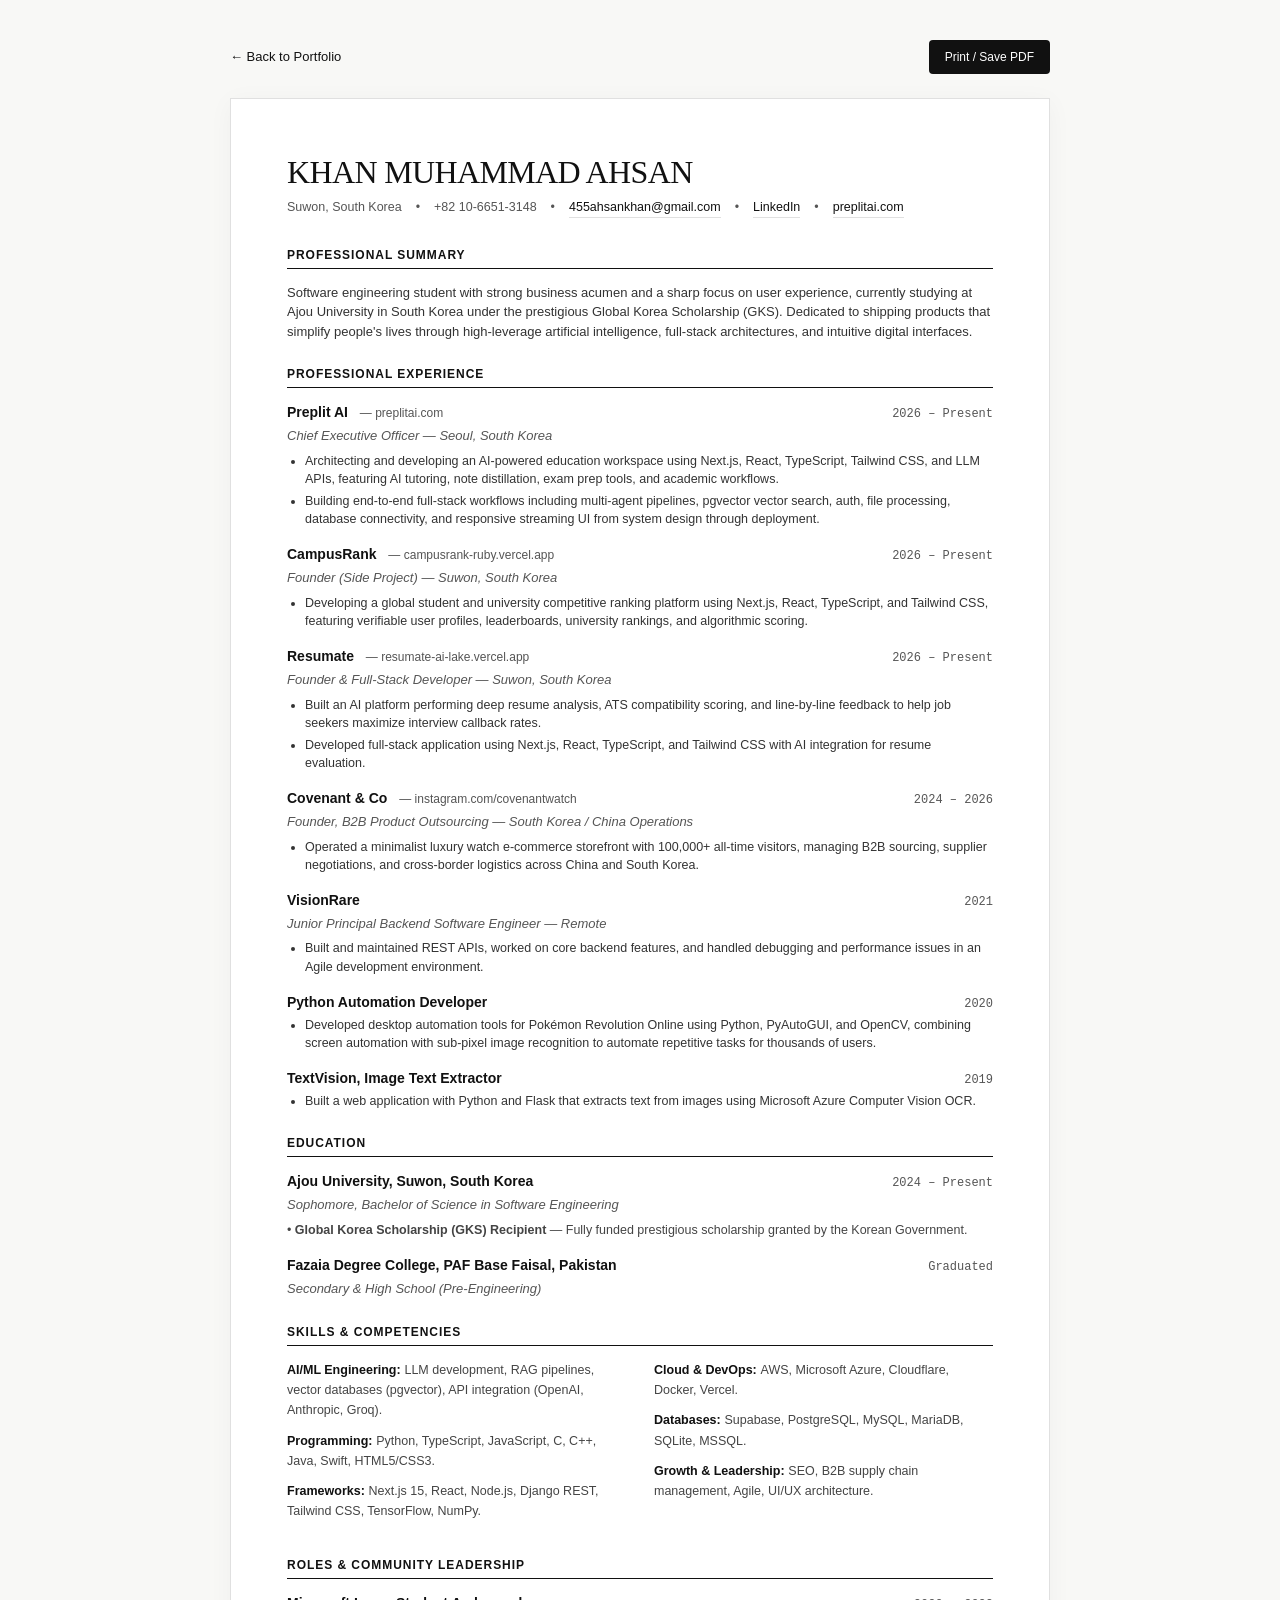
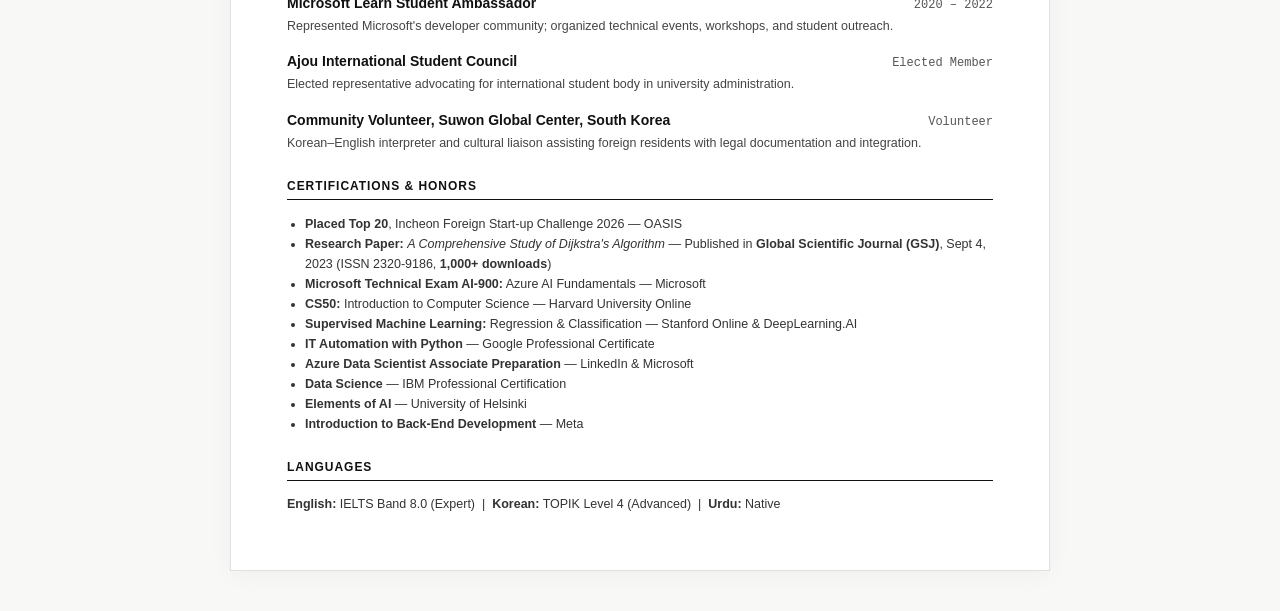
<file: cv.html>
<!doctype html>
<html lang="en">
<head>
  <meta charset="UTF-8" />
  <meta name="viewport" content="width=device-width, initial-scale=1.0" />
  <title>Khan Muhammad Ahsan — Curriculum Vitae</title>
  <link rel="icon" type="image/png" href="images/favicon.png" />
  <link rel="stylesheet" href="css/reset.css" />
  <link rel="stylesheet" href="css/fonts.css" />
  <style>
    :root {
      --bg: #F8F8F6;
      --paper: #FFFFFF;
      --text: #111111;
      --muted: #555555;
      --line: #E0E0E0;
      --sans: "Helvetica Now Display", -apple-system, BlinkMacSystemFont, "Segoe UI", Roboto, Helvetica, Arial, sans-serif;
      --serif: "EB Garamond", Garamond, Georgia, serif;
      --mono: "Consolas", "Courier New", monospace;
    }

    body {
      background: var(--bg);
      color: var(--text);
      font-family: var(--sans);
      font-size: 13.5px;
      line-height: 1.5;
      padding: 40px 20px;
    }

    .top-bar {
      max-width: 820px;
      margin: 0 auto 24px;
      display: flex;
      justify-content: space-between;
      align-items: center;
    }

    .back-link {
      font-family: var(--sans);
      font-size: 13px;
      color: var(--text);
      text-decoration: none;
      display: inline-flex;
      align-items: center;
      gap: 6px;
    }

    .back-link:hover {
      text-decoration: underline;
    }

    .print-btn {
      background: var(--text);
      color: #FFFFFF;
      border: none;
      padding: 8px 16px;
      font-family: var(--sans);
      font-size: 12px;
      font-weight: 500;
      border-radius: 4px;
      cursor: pointer;
      display: inline-flex;
      align-items: center;
      gap: 6px;
      transition: opacity 0.2s;
    }

    .print-btn:hover {
      opacity: 0.85;
    }

    .cv-sheet {
      max-width: 820px;
      margin: 0 auto;
      background: var(--paper);
      padding: 56px 56px;
      border: 1px solid var(--line);
      box-shadow: 0 4px 24px rgba(0, 0, 0, 0.04);
      box-sizing: border-box;
    }

    @media (max-width: 640px) {
      body {
        padding: 16px 12px;
      }
      .cv-sheet {
        padding: 24px 18px;
      }
      .cv-name {
        font-size: 24px !important;
      }
    }

    header {
      margin-bottom: 28px;
    }

    .cv-name {
      font-family: var(--serif);
      font-size: 32px;
      font-weight: 400;
      letter-spacing: -0.02em;
      text-transform: uppercase;
      line-height: 1.1;
      margin-bottom: 8px;
    }

    .cv-contact {
      font-size: 12.5px;
      color: var(--muted);
      display: flex;
      flex-wrap: wrap;
      gap: 6px 14px;
    }

    .cv-contact a {
      color: var(--text);
      text-decoration: none;
      border-bottom: 1px solid var(--line);
    }

    .cv-section {
      margin-top: 24px;
    }

    .cv-section-title {
      font-family: var(--sans);
      font-size: 12px;
      font-weight: 700;
      letter-spacing: 0.08em;
      text-transform: uppercase;
      border-bottom: 1.5px solid var(--text);
      padding-bottom: 4px;
      margin-bottom: 14px;
    }

    .cv-entry {
      margin-bottom: 16px;
    }

    .cv-entry-header {
      display: flex;
      justify-content: space-between;
      align-items: baseline;
      margin-bottom: 3px;
    }

    .cv-entry-title {
      font-size: 14px;
      font-weight: 700;
      color: var(--text);
    }

    .cv-entry-link {
      font-weight: 400;
      font-size: 12px;
      color: var(--muted);
      margin-left: 8px;
    }

    .cv-entry-date {
      font-size: 12px;
      color: var(--muted);
      font-family: var(--mono);
      white-space: nowrap;
    }

    .cv-entry-role {
      font-size: 13px;
      font-style: italic;
      color: var(--muted);
      margin-bottom: 6px;
    }

    .cv-entry ul {
      margin-left: 18px;
      list-style-type: disc;
    }

    .cv-entry li {
      font-size: 12.5px;
      line-height: 1.45;
      color: #333333;
      margin-bottom: 4px;
    }

    .cv-grid-2 {
      display: grid;
      grid-template-columns: 1fr 1fr;
      gap: 16px 28px;
    }

    .skill-group {
      margin-bottom: 10px;
    }

    .skill-group strong {
      font-size: 12.5px;
      font-weight: 700;
      color: var(--text);
    }

    .skill-group span {
      font-size: 12.5px;
      color: #444444;
    }

    @media print {
      body {
        background: #FFFFFF;
        padding: 0;
      }
      .top-bar {
        display: none;
      }
      .cv-sheet {
        border: none;
        box-shadow: none;
        padding: 0;
        max-width: 100%;
      }
    }

    @media (max-width: 600px) {
      .cv-sheet {
        padding: 28px 20px;
      }
      .cv-grid-2 {
        grid-template-columns: 1fr;
      }
      .cv-entry-header {
        flex-direction: column;
        gap: 2px;
      }
    }
  </style>
</head>
<body>

  <div class="top-bar">
    <a href="index.html" class="back-link">← Back to Portfolio</a>
    <button class="print-btn" onclick="window.print()">Print / Save PDF</button>
  </div>

  <article class="cv-sheet">
    <header>
      <h1 class="cv-name">Khan Muhammad Ahsan</h1>
      <div class="cv-contact">
        <span>Suwon, South Korea</span>
        <span>•</span>
        <span>+82 10-6651-3148</span>
        <span>•</span>
        <a href="mailto:455ahsankhan@gmail.com">455ahsankhan@gmail.com</a>
        <span>•</span>
        <a href="https://www.linkedin.com/in/khanahsan826/" target="_blank">LinkedIn</a>
        <span>•</span>
        <a href="https://preplitai.com" target="_blank">preplitai.com</a>
      </div>
    </header>

    <section class="cv-section">
      <h2 class="cv-section-title">Professional Summary</h2>
      <p style="font-size: 13px; color: #333; line-height: 1.5;">
        Software engineering student with strong business acumen and a sharp focus on user experience, currently studying at Ajou University in South Korea under the prestigious Global Korea Scholarship (GKS). Dedicated to shipping products that simplify people's lives through high-leverage artificial intelligence, full-stack architectures, and intuitive digital interfaces.
      </p>
    </section>

    <section class="cv-section">
      <h2 class="cv-section-title">Professional Experience</h2>

      <div class="cv-entry">
        <div class="cv-entry-header">
          <span class="cv-entry-title">Preplit AI <span class="cv-entry-link">— <a href="https://preplitai.com" target="_blank">preplitai.com</a></span></span>
          <span class="cv-entry-date">2026 – Present</span>
        </div>
        <div class="cv-entry-role">Chief Executive Officer — Seoul, South Korea</div>
        <ul>
          <li>Architecting and developing an AI-powered education workspace using Next.js, React, TypeScript, Tailwind CSS, and LLM APIs, featuring AI tutoring, note distillation, exam prep tools, and academic workflows.</li>
          <li>Building end-to-end full-stack workflows including multi-agent pipelines, pgvector vector search, auth, file processing, database connectivity, and responsive streaming UI from system design through deployment.</li>
        </ul>
      </div>

      <div class="cv-entry">
        <div class="cv-entry-header">
          <span class="cv-entry-title">CampusRank <span class="cv-entry-link">— <a href="https://campusrank-ruby.vercel.app" target="_blank">campusrank-ruby.vercel.app</a></span></span>
          <span class="cv-entry-date">2026 – Present</span>
        </div>
        <div class="cv-entry-role">Founder (Side Project) — Suwon, South Korea</div>
        <ul>
          <li>Developing a global student and university competitive ranking platform using Next.js, React, TypeScript, and Tailwind CSS, featuring verifiable user profiles, leaderboards, university rankings, and algorithmic scoring.</li>
        </ul>
      </div>

      <div class="cv-entry">
        <div class="cv-entry-header">
          <span class="cv-entry-title">Resumate <span class="cv-entry-link">— <a href="https://resumate-ai-lake.vercel.app" target="_blank">resumate-ai-lake.vercel.app</a></span></span>
          <span class="cv-entry-date">2026 – Present</span>
        </div>
        <div class="cv-entry-role">Founder & Full-Stack Developer — Suwon, South Korea</div>
        <ul>
          <li>Built an AI platform performing deep resume analysis, ATS compatibility scoring, and line-by-line feedback to help job seekers maximize interview callback rates.</li>
          <li>Developed full-stack application using Next.js, React, TypeScript, and Tailwind CSS with AI integration for resume evaluation.</li>
        </ul>
      </div>

      <div class="cv-entry">
        <div class="cv-entry-header">
          <span class="cv-entry-title">Covenant & Co <span class="cv-entry-link">— instagram.com/covenantwatch</span></span>
          <span class="cv-entry-date">2024 – 2026</span>
        </div>
        <div class="cv-entry-role">Founder, B2B Product Outsourcing — South Korea / China Operations</div>
        <ul>
          <li>Operated a minimalist luxury watch e-commerce storefront with 100,000+ all-time visitors, managing B2B sourcing, supplier negotiations, and cross-border logistics across China and South Korea.</li>
        </ul>
      </div>

      <div class="cv-entry">
        <div class="cv-entry-header">
          <span class="cv-entry-title">VisionRare</span>
          <span class="cv-entry-date">2021</span>
        </div>
        <div class="cv-entry-role">Junior Principal Backend Software Engineer — Remote</div>
        <ul>
          <li>Built and maintained REST APIs, worked on core backend features, and handled debugging and performance issues in an Agile development environment.</li>
        </ul>
      </div>

      <div class="cv-entry">
        <div class="cv-entry-header">
          <span class="cv-entry-title">Python Automation Developer</span>
          <span class="cv-entry-date">2020</span>
        </div>
        <ul>
          <li>Developed desktop automation tools for Pokémon Revolution Online using Python, PyAutoGUI, and OpenCV, combining screen automation with sub-pixel image recognition to automate repetitive tasks for thousands of users.</li>
        </ul>
      </div>

      <div class="cv-entry">
        <div class="cv-entry-header">
          <span class="cv-entry-title">TextVision, Image Text Extractor</span>
          <span class="cv-entry-date">2019</span>
        </div>
        <ul>
          <li>Built a web application with Python and Flask that extracts text from images using Microsoft Azure Computer Vision OCR.</li>
        </ul>
      </div>
    </section>

    <section class="cv-section">
      <h2 class="cv-section-title">Education</h2>
      <div class="cv-entry">
        <div class="cv-entry-header">
          <span class="cv-entry-title">Ajou University, Suwon, South Korea</span>
          <span class="cv-entry-date">2024 – Present</span>
        </div>
        <div class="cv-entry-role">Sophomore, Bachelor of Science in Software Engineering</div>
        <p style="font-size: 12.5px; color: #444;">• <strong>Global Korea Scholarship (GKS) Recipient</strong> — Fully funded prestigious scholarship granted by the Korean Government.</p>
      </div>

      <div class="cv-entry">
        <div class="cv-entry-header">
          <span class="cv-entry-title">Fazaia Degree College, PAF Base Faisal, Pakistan</span>
          <span class="cv-entry-date">Graduated</span>
        </div>
        <div class="cv-entry-role">Secondary & High School (Pre-Engineering)</div>
      </div>
    </section>

    <section class="cv-section">
      <h2 class="cv-section-title">Skills & Competencies</h2>
      <div class="cv-grid-2">
        <div>
          <div class="skill-group">
            <strong>AI/ML Engineering:</strong>
            <span>LLM development, RAG pipelines, vector databases (pgvector), API integration (OpenAI, Anthropic, Groq).</span>
          </div>
          <div class="skill-group">
            <strong>Programming:</strong>
            <span>Python, TypeScript, JavaScript, C, C++, Java, Swift, HTML5/CSS3.</span>
          </div>
          <div class="skill-group">
            <strong>Frameworks:</strong>
            <span>Next.js 15, React, Node.js, Django REST, Tailwind CSS, TensorFlow, NumPy.</span>
          </div>
        </div>
        <div>
          <div class="skill-group">
            <strong>Cloud & DevOps:</strong>
            <span>AWS, Microsoft Azure, Cloudflare, Docker, Vercel.</span>
          </div>
          <div class="skill-group">
            <strong>Databases:</strong>
            <span>Supabase, PostgreSQL, MySQL, MariaDB, SQLite, MSSQL.</span>
          </div>
          <div class="skill-group">
            <strong>Growth & Leadership:</strong>
            <span>SEO, B2B supply chain management, Agile, UI/UX architecture.</span>
          </div>
        </div>
      </div>
    </section>

    <section class="cv-section">
      <h2 class="cv-section-title">Roles & Community Leadership</h2>
      <div class="cv-entry">
        <div class="cv-entry-header">
          <span class="cv-entry-title">Microsoft Learn Student Ambassador</span>
          <span class="cv-entry-date">2020 – 2022</span>
        </div>
        <p style="font-size: 12.5px; color: #444;">Represented Microsoft's developer community; organized technical events, workshops, and student outreach.</p>
      </div>

      <div class="cv-entry">
        <div class="cv-entry-header">
          <span class="cv-entry-title">Ajou International Student Council</span>
          <span class="cv-entry-date">Elected Member</span>
        </div>
        <p style="font-size: 12.5px; color: #444;">Elected representative advocating for international student body in university administration.</p>
      </div>

      <div class="cv-entry">
        <div class="cv-entry-header">
          <span class="cv-entry-title">Community Volunteer, Suwon Global Center, South Korea</span>
          <span class="cv-entry-date">Volunteer</span>
        </div>
        <p style="font-size: 12.5px; color: #444;">Korean–English interpreter and cultural liaison assisting foreign residents with legal documentation and integration.</p>
      </div>
    </section>

    <section class="cv-section">
      <h2 class="cv-section-title">Certifications & Honors</h2>
      <ul style="margin-left: 18px; font-size: 12.5px; color: #333; line-height: 1.6;">
        <li><strong>Placed Top 20</strong>, Incheon Foreign Start-up Challenge 2026 — OASIS</li>
        <li><strong>Research Paper:</strong> <em>A Comprehensive Study of Dijkstra's Algorithm</em> — Published in <strong>Global Scientific Journal (GSJ)</strong>, Sept 4, 2023 (ISSN 2320-9186, <strong>1,000+ downloads</strong>)</li>
        <li><strong>Microsoft Technical Exam AI-900:</strong> Azure AI Fundamentals — Microsoft</li>
        <li><strong>CS50:</strong> Introduction to Computer Science — Harvard University Online</li>
        <li><strong>Supervised Machine Learning:</strong> Regression & Classification — Stanford Online & DeepLearning.AI</li>
        <li><strong>IT Automation with Python</strong> — Google Professional Certificate</li>
        <li><strong>Azure Data Scientist Associate Preparation</strong> — LinkedIn & Microsoft</li>
        <li><strong>Data Science</strong> — IBM Professional Certification</li>
        <li><strong>Elements of AI</strong> — University of Helsinki</li>
        <li><strong>Introduction to Back-End Development</strong> — Meta</li>
      </ul>
    </section>

    <section class="cv-section">
      <h2 class="cv-section-title">Languages</h2>
      <p style="font-size: 12.5px; color: #333;">
        <strong>English:</strong> IELTS Band 8.0 (Expert) &nbsp;|&nbsp; 
        <strong>Korean:</strong> TOPIK Level 4 (Advanced) &nbsp;|&nbsp; 
        <strong>Urdu:</strong> Native
      </p>
    </section>

  </article>

</body>
</html>
</file>
<file: _next/static/chunks/348c73c4200ac295.css>
@font-face{font-family:Inter;font-style:normal;font-weight:100 900;font-display:swap;src:url(../media/2c55a0e60120577a-s.2a48534a.woff2)format("woff2");unicode-range:U+460-52F,U+1C80-1C8A,U+20B4,U+2DE0-2DFF,U+A640-A69F,U+FE2E-FE2F}@font-face{font-family:Inter;font-style:normal;font-weight:100 900;font-display:swap;src:url(../media/9c72aa0f40e4eef8-s.18a48cbc.woff2)format("woff2");unicode-range:U+301,U+400-45F,U+490-491,U+4B0-4B1,U+2116}@font-face{font-family:Inter;font-style:normal;font-weight:100 900;font-display:swap;src:url(../media/ad66f9afd8947f86-s.7a40eb73.woff2)format("woff2");unicode-range:U+1F??}@font-face{font-family:Inter;font-style:normal;font-weight:100 900;font-display:swap;src:url(../media/5476f68d60460930-s.c995e352.woff2)format("woff2");unicode-range:U+370-377,U+37A-37F,U+384-38A,U+38C,U+38E-3A1,U+3A3-3FF}@font-face{font-family:Inter;font-style:normal;font-weight:100 900;font-display:swap;src:url(../media/2bbe8d2671613f1f-s.76dcb0b2.woff2)format("woff2");unicode-range:U+102-103,U+110-111,U+128-129,U+168-169,U+1A0-1A1,U+1AF-1B0,U+300-301,U+303-304,U+308-309,U+323,U+329,U+1EA0-1EF9,U+20AB}@font-face{font-family:Inter;font-style:normal;font-weight:100 900;font-display:swap;src:url(../media/1bffadaabf893a1e-s.7cd81963.woff2)format("woff2");unicode-range:U+100-2BA,U+2BD-2C5,U+2C7-2CC,U+2CE-2D7,U+2DD-2FF,U+304,U+308,U+329,U+1D00-1DBF,U+1E00-1E9F,U+1EF2-1EFF,U+2020,U+20A0-20AB,U+20AD-20C0,U+2113,U+2C60-2C7F,U+A720-A7FF}@font-face{font-family:Inter;font-style:normal;font-weight:100 900;font-display:swap;src:url(../media/83afe278b6a6bb3c-s.p.3a6ba036.woff2)format("woff2");unicode-range:U+??,U+131,U+152-153,U+2BB-2BC,U+2C6,U+2DA,U+2DC,U+304,U+308,U+329,U+2000-206F,U+20AC,U+2122,U+2191,U+2193,U+2212,U+2215,U+FEFF,U+FFFD}@font-face{font-family:Inter Fallback;src:local(Arial);ascent-override:90.44%;descent-override:22.52%;line-gap-override:0.0%;size-adjust:107.12%}.inter_c15e96cb-module__0bjUvq__className{font-family:Inter,Inter Fallback;font-style:normal}.inter_c15e96cb-module__0bjUvq__variable{--font-inter:"Inter","Inter Fallback"}
@font-face{font-family:Fraunces;font-style:italic;font-weight:100 900;font-display:swap;src:url(../media/af4a801536c59450-s.3ad7f95d.woff2)format("woff2");unicode-range:U+102-103,U+110-111,U+128-129,U+168-169,U+1A0-1A1,U+1AF-1B0,U+300-301,U+303-304,U+308-309,U+323,U+329,U+1EA0-1EF9,U+20AB}@font-face{font-family:Fraunces;font-style:italic;font-weight:100 900;font-display:swap;src:url(../media/12734a44a3593d47-s.5718bac6.woff2)format("woff2");unicode-range:U+100-2BA,U+2BD-2C5,U+2C7-2CC,U+2CE-2D7,U+2DD-2FF,U+304,U+308,U+329,U+1D00-1DBF,U+1E00-1E9F,U+1EF2-1EFF,U+2020,U+20A0-20AB,U+20AD-20C0,U+2113,U+2C60-2C7F,U+A720-A7FF}@font-face{font-family:Fraunces;font-style:italic;font-weight:100 900;font-display:swap;src:url(../media/84585a440835450c-s.p.f66aa07e.woff2)format("woff2");unicode-range:U+??,U+131,U+152-153,U+2BB-2BC,U+2C6,U+2DA,U+2DC,U+304,U+308,U+329,U+2000-206F,U+20AC,U+2122,U+2191,U+2193,U+2212,U+2215,U+FEFF,U+FFFD}@font-face{font-family:Fraunces Fallback;src:local(Times New Roman);ascent-override:84.71%;descent-override:22.09%;line-gap-override:0.0%;size-adjust:115.45%}.fraunces_98df96f3-module__EAP5HW__className{font-family:Fraunces,Fraunces Fallback;font-style:italic}.fraunces_98df96f3-module__EAP5HW__variable{--font-fraunces:"Fraunces","Fraunces Fallback"}
@font-face{font-family:Geist Mono;font-style:normal;font-weight:100 900;font-display:swap;src:url(../media/5ce348bf30bf5439-s.56c1f21e.woff2)format("woff2");unicode-range:U+460-52F,U+1C80-1C8A,U+20B4,U+2DE0-2DFF,U+A640-A69F,U+FE2E-FE2F}@font-face{font-family:Geist Mono;font-style:normal;font-weight:100 900;font-display:swap;src:url(../media/4fa387ec64143e14-s.3b336396.woff2)format("woff2");unicode-range:U+301,U+400-45F,U+490-491,U+4B0-4B1,U+2116}@font-face{font-family:Geist Mono;font-style:normal;font-weight:100 900;font-display:swap;src:url(../media/6306c77e7c8268e4-s.e3369375.woff2)format("woff2");unicode-range:U+2000-2001,U+2004-2008,U+200A,U+23B8-23BD,U+2500-259F}@font-face{font-family:Geist Mono;font-style:normal;font-weight:100 900;font-display:swap;src:url(../media/7d817b4c03b0c5f1-s.a40b9a8b.woff2)format("woff2");unicode-range:U+102-103,U+110-111,U+128-129,U+168-169,U+1A0-1A1,U+1AF-1B0,U+300-301,U+303-304,U+308-309,U+323,U+329,U+1EA0-1EF9,U+20AB}@font-face{font-family:Geist Mono;font-style:normal;font-weight:100 900;font-display:swap;src:url(../media/bbc41e54d2fcbd21-s.fe42ddf4.woff2)format("woff2");unicode-range:U+100-2BA,U+2BD-2C5,U+2C7-2CC,U+2CE-2D7,U+2DD-2FF,U+304,U+308,U+329,U+1D00-1DBF,U+1E00-1E9F,U+1EF2-1EFF,U+2020,U+20A0-20AB,U+20AD-20C0,U+2113,U+2C60-2C7F,U+A720-A7FF}@font-face{font-family:Geist Mono;font-style:normal;font-weight:100 900;font-display:swap;src:url(../media/797e433ab948586e-s.p.29207c2f.woff2)format("woff2");unicode-range:U+??,U+131,U+152-153,U+2BB-2BC,U+2C6,U+2DA,U+2DC,U+304,U+308,U+329,U+2000-206F,U+20AC,U+2122,U+2191,U+2193,U+2212,U+2215,U+FEFF,U+FFFD}@font-face{font-family:Geist Mono Fallback;src:local(Arial);ascent-override:74.67%;descent-override:21.92%;line-gap-override:0.0%;size-adjust:134.59%}.geist_mono_42eec60-module__Gb1_vG__className{font-family:Geist Mono,Geist Mono Fallback;font-style:normal}.geist_mono_42eec60-module__Gb1_vG__variable{--font-geist-mono:"Geist Mono","Geist Mono Fallback"}
@font-face{font-family:Caveat;font-style:normal;font-weight:400 700;font-display:swap;src:url(../media/da4b870ab52b3094-s.5e0466e7.woff2)format("woff2");unicode-range:U+460-52F,U+1C80-1C8A,U+20B4,U+2DE0-2DFF,U+A640-A69F,U+FE2E-FE2F}@font-face{font-family:Caveat;font-style:normal;font-weight:400 700;font-display:swap;src:url(../media/86d70b7c76b6ec6e-s.5d81ed22.woff2)format("woff2");unicode-range:U+301,U+400-45F,U+490-491,U+4B0-4B1,U+2116}@font-face{font-family:Caveat;font-style:normal;font-weight:400 700;font-display:swap;src:url(../media/11cc37d7380d16b4-s.6c45a7b8.woff2)format("woff2");unicode-range:U+100-2BA,U+2BD-2C5,U+2C7-2CC,U+2CE-2D7,U+2DD-2FF,U+304,U+308,U+329,U+1D00-1DBF,U+1E00-1E9F,U+1EF2-1EFF,U+2020,U+20A0-20AB,U+20AD-20C0,U+2113,U+2C60-2C7F,U+A720-A7FF}@font-face{font-family:Caveat;font-style:normal;font-weight:400 700;font-display:swap;src:url(../media/a85fe84266768609-s.p.e658778d.woff2)format("woff2");unicode-range:U+??,U+131,U+152-153,U+2BB-2BC,U+2C6,U+2DA,U+2DC,U+304,U+308,U+329,U+2000-206F,U+20AC,U+2122,U+2191,U+2193,U+2212,U+2215,U+FEFF,U+FFFD}@font-face{font-family:Caveat Fallback;src:local(Arial);ascent-override:124.77%;descent-override:38.99%;line-gap-override:0.0%;size-adjust:76.94%}.caveat_bb0912cd-module__pHsbua__className{font-family:Caveat,Caveat Fallback;font-style:normal}.caveat_bb0912cd-module__pHsbua__variable{--font-caveat:"Caveat","Caveat Fallback"}
@layer properties{@supports (((-webkit-hyphens:none)) and (not (margin-trim:inline))) or ((-moz-orient:inline) and (not (color:rgb(from red r g b)))){*,:before,:after,::backdrop{--tw-translate-x:0;--tw-translate-y:0;--tw-translate-z:0;--tw-scale-x:1;--tw-scale-y:1;--tw-scale-z:1;--tw-rotate-x:initial;--tw-rotate-y:initial;--tw-rotate-z:initial;--tw-skew-x:initial;--tw-skew-y:initial;--tw-space-y-reverse:0;--tw-border-style:solid;--tw-gradient-position:initial;--tw-gradient-from:#0000;--tw-gradient-via:#0000;--tw-gradient-to:#0000;--tw-gradient-stops:initial;--tw-gradient-via-stops:initial;--tw-gradient-from-position:0%;--tw-gradient-via-position:50%;--tw-gradient-to-position:100%;--tw-leading:initial;--tw-font-weight:initial;--tw-ordinal:initial;--tw-slashed-zero:initial;--tw-numeric-figure:initial;--tw-numeric-spacing:initial;--tw-numeric-fraction:initial;--tw-shadow:0 0 #0000;--tw-shadow-color:initial;--tw-shadow-alpha:100%;--tw-inset-shadow:0 0 #0000;--tw-inset-shadow-color:initial;--tw-inset-shadow-alpha:100%;--tw-ring-color:initial;--tw-ring-shadow:0 0 #0000;--tw-inset-ring-color:initial;--tw-inset-ring-shadow:0 0 #0000;--tw-ring-inset:initial;--tw-ring-offset-width:0px;--tw-ring-offset-color:#fff;--tw-ring-offset-shadow:0 0 #0000;--tw-outline-style:solid;--tw-blur:initial;--tw-brightness:initial;--tw-contrast:initial;--tw-grayscale:initial;--tw-hue-rotate:initial;--tw-invert:initial;--tw-opacity:initial;--tw-saturate:initial;--tw-sepia:initial;--tw-drop-shadow:initial;--tw-drop-shadow-color:initial;--tw-drop-shadow-alpha:100%;--tw-drop-shadow-size:initial;--tw-backdrop-blur:initial;--tw-backdrop-brightness:initial;--tw-backdrop-contrast:initial;--tw-backdrop-grayscale:initial;--tw-backdrop-hue-rotate:initial;--tw-backdrop-invert:initial;--tw-backdrop-opacity:initial;--tw-backdrop-saturate:initial;--tw-backdrop-sepia:initial;--tw-duration:initial;--tw-ease:initial;--tw-content:""}}}@layer theme{:root,:host{--font-sans:var(--font-inter),ui-sans-serif,system-ui,sans-serif;--font-mono:var(--font-geist-mono),ui-monospace,monospace;--color-black:#000;--color-white:#fff;--spacing:.25rem;--font-weight-medium:500;--font-weight-bold:700;--radius-lg:.5rem;--ease-out:cubic-bezier(0,0,.2,1);--ease-in-out:cubic-bezier(.4,0,.2,1);--aspect-video:16/9;--default-transition-duration:.15s;--default-transition-timing-function:cubic-bezier(.4,0,.2,1);--default-font-family:var(--font-sans);--default-mono-font-family:var(--font-mono);--color-surface-background:var(--sand-1);--color-surface-secondary:var(--sand-3);--color-surface-tertiary:var(--sand-2);--color-highlight-background:var(--sand-3);--color-content-primary:var(--sand-12);--color-content-secondary:var(--sand-11);--color-content-tertiary:var(--sand-10);--color-content-decoration:var(--sand-7);--color-content-inverse:var(--sand-1);--color-stroke-secondary:var(--sand-5);--color-stroke-tertiary:var(--sand-4);--color-sand-1:var(--sand-1);--color-sand-2:var(--sand-2);--color-sand-3:var(--sand-3);--color-sand-4:var(--sand-4);--shadow-card:0 0 0 1px #0000000f,0 1px 2px -1px #0000000f,0 2px 4px 0 #0000000a}}@layer base{*,:after,:before,::backdrop{box-sizing:border-box;border:0 solid;margin:0;padding:0}::file-selector-button{box-sizing:border-box;border:0 solid;margin:0;padding:0}html,:host{-webkit-text-size-adjust:100%;tab-size:4;line-height:1.5;font-family:var(--default-font-family,ui-sans-serif,system-ui,sans-serif,"Apple Color Emoji","Segoe UI Emoji","Segoe UI Symbol","Noto Color Emoji");font-feature-settings:var(--default-font-feature-settings,normal);font-variation-settings:var(--default-font-variation-settings,normal);-webkit-tap-highlight-color:transparent}hr{height:0;color:inherit;border-top-width:1px}abbr:where([title]){-webkit-text-decoration:underline dotted;text-decoration:underline dotted}h1,h2,h3,h4,h5,h6{font-size:inherit;font-weight:inherit}a{color:inherit;-webkit-text-decoration:inherit;-webkit-text-decoration:inherit;-webkit-text-decoration:inherit;-webkit-text-decoration:inherit;text-decoration:inherit}b,strong{font-weight:bolder}code,kbd,samp,pre{font-family:var(--default-mono-font-family,ui-monospace,SFMono-Regular,Menlo,Monaco,Consolas,"Liberation Mono","Courier New",monospace);font-feature-settings:var(--default-mono-font-feature-settings,normal);font-variation-settings:var(--default-mono-font-variation-settings,normal);font-size:1em}small{font-size:80%}sub,sup{vertical-align:baseline;font-size:75%;line-height:0;position:relative}sub{bottom:-.25em}sup{top:-.5em}table{text-indent:0;border-color:inherit;border-collapse:collapse}:-moz-focusring{outline:auto}progress{vertical-align:baseline}summary{display:list-item}ol,ul,menu{list-style:none}img,svg,video,canvas,audio,iframe,embed,object{vertical-align:middle;display:block}img,video{max-width:100%;height:auto}button,input,select,optgroup,textarea{font:inherit;font-feature-settings:inherit;font-variation-settings:inherit;letter-spacing:inherit;color:inherit;opacity:1;background-color:#0000;border-radius:0}::file-selector-button{font:inherit;font-feature-settings:inherit;font-variation-settings:inherit;letter-spacing:inherit;color:inherit;opacity:1;background-color:#0000;border-radius:0}:where(select:is([multiple],[size])) optgroup{font-weight:bolder}:where(select:is([multiple],[size])) optgroup option{padding-inline-start:20px}::file-selector-button{margin-inline-end:4px}::placeholder{opacity:1}@supports (not ((-webkit-appearance:-apple-pay-button))) or (contain-intrinsic-size:1px){::placeholder{color:currentColor}@supports (color:color-mix(in lab, red, red)){::placeholder{color:color-mix(in oklab,currentcolor 50%,transparent)}}}textarea{resize:vertical}::-webkit-search-decoration{-webkit-appearance:none}::-webkit-date-and-time-value{min-height:1lh;text-align:inherit}::-webkit-datetime-edit{display:inline-flex}::-webkit-datetime-edit-fields-wrapper{padding:0}::-webkit-datetime-edit{padding-block:0}::-webkit-datetime-edit-year-field{padding-block:0}::-webkit-datetime-edit-month-field{padding-block:0}::-webkit-datetime-edit-day-field{padding-block:0}::-webkit-datetime-edit-hour-field{padding-block:0}::-webkit-datetime-edit-minute-field{padding-block:0}::-webkit-datetime-edit-second-field{padding-block:0}::-webkit-datetime-edit-millisecond-field{padding-block:0}::-webkit-datetime-edit-meridiem-field{padding-block:0}::-webkit-calendar-picker-indicator{line-height:1}:-moz-ui-invalid{box-shadow:none}button,input:where([type=button],[type=reset],[type=submit]){appearance:button}::file-selector-button{appearance:button}::-webkit-inner-spin-button{height:auto}::-webkit-outer-spin-button{height:auto}[hidden]:where(:not([hidden=until-found])){display:none!important}html{cursor:url(../../../assets/cursor.png) 3 3,auto}::selection{background-color:var(--color-highlight-background)}em{font-family:var(--font-fraunces),ui-serif,Georgia,serif;font-variation-settings:"WONK" 1;font-style:italic;font-weight:400}a{-webkit-text-decoration-color:var(--color-content-decoration);-webkit-text-decoration-color:var(--color-content-decoration);-webkit-text-decoration-color:var(--color-content-decoration);text-decoration-color:var(--color-content-decoration)}a:hover{color:var(--color-content-primary);-webkit-text-decoration-color:var(--color-content-primary);-webkit-text-decoration-color:var(--color-content-primary);-webkit-text-decoration-color:var(--color-content-primary);text-decoration-color:var(--color-content-primary)}}@layer components;@layer utilities{.pointer-events-auto{pointer-events:auto}.pointer-events-none{pointer-events:none}.absolute{position:absolute}.fixed{position:fixed}.relative{position:relative}.static{position:static}.sticky{position:sticky}.inset-0{inset:calc(var(--spacing)*0)}.inset-x-0{inset-inline:calc(var(--spacing)*0)}.top-0{top:calc(var(--spacing)*0)}.top-\[1\.5px\]{top:1.5px}.top-\[1px\]{top:1px}.-right-1{right:calc(var(--spacing)*-1)}.-right-\[8px\]{right:-8px}.right-3{right:calc(var(--spacing)*3)}.-bottom-1{bottom:calc(var(--spacing)*-1)}.bottom-0{bottom:calc(var(--spacing)*0)}.bottom-3{bottom:calc(var(--spacing)*3)}.bottom-\[3\.5px\]{bottom:3.5px}.left-0{left:calc(var(--spacing)*0)}.left-1\/2{left:50%}.z-10{z-index:10}.z-40{z-index:40}.z-50{z-index:50}.m-auto{margin:auto}.mx-auto{margin-inline:auto}.\!my-0{margin-block:calc(var(--spacing)*0)!important}.my-6{margin-block:calc(var(--spacing)*6)}.my-8{margin-block:calc(var(--spacing)*8)}.-mt-\[160px\]{margin-top:-160px}.mt-3{margin-top:calc(var(--spacing)*3)}.mt-6{margin-top:calc(var(--spacing)*6)}.mt-14{margin-top:calc(var(--spacing)*14)}.mt-24{margin-top:calc(var(--spacing)*24)}.mb-1{margin-bottom:calc(var(--spacing)*1)}.mb-8{margin-bottom:calc(var(--spacing)*8)}.mb-\[120px\]{margin-bottom:120px}.ml-1{margin-left:calc(var(--spacing)*1)}.ml-2{margin-left:calc(var(--spacing)*2)}.ml-\[26px\]{margin-left:26px}.block{display:block}.contents{display:contents}.flex{display:flex}.grid{display:grid}.hidden{display:none}.inline{display:inline}.inline-block{display:inline-block}.inline-flex{display:inline-flex}.aspect-\[16\/9\]{aspect-ratio:16/9}.aspect-square{aspect-ratio:1}.aspect-video{aspect-ratio:var(--aspect-video)}.size-2{width:calc(var(--spacing)*2);height:calc(var(--spacing)*2)}.size-4{width:calc(var(--spacing)*4);height:calc(var(--spacing)*4)}.size-6{width:calc(var(--spacing)*6);height:calc(var(--spacing)*6)}.size-\[24px\]{width:24px;height:24px}.size-\[46px\]{width:46px;height:46px}.h-1{height:calc(var(--spacing)*1)}.h-4{height:calc(var(--spacing)*4)}.h-6{height:calc(var(--spacing)*6)}.h-20{height:calc(var(--spacing)*20)}.h-\[\.\.\.\]{height:...}.h-\[4px\]{height:4px}.h-\[71\.25\%\]{height:71.25%}.h-\[84px\]{height:84px}.h-\[160px\]{height:160px}.h-\[420px\]{height:420px}.h-full{height:100%}.h-px{height:1px}.max-h-\[600px\]{max-height:600px}.min-h-10{min-height:calc(var(--spacing)*10)}.min-h-dvh{min-height:100dvh}.min-h-screen{min-height:100vh}.\!w-\[200px\]{width:200px!important}.w-10{width:calc(var(--spacing)*10)}.w-56{width:calc(var(--spacing)*56)}.w-\[10px\]{width:10px}.w-\[14px\]{width:14px}.w-\[108px\]{width:108px}.w-auto{width:auto}.w-fit{width:fit-content}.w-full{width:100%}.max-w-\[320px\]{max-width:320px}.max-w-\[500px\]{max-width:500px}.max-w-\[600px\]{max-width:600px}.max-w-\[624px\]{max-width:624px}.max-w-\[1134px\]{max-width:1134px}.min-w-0{min-width:calc(var(--spacing)*0)}.flex-1{flex:1}.shrink-0{flex-shrink:0}.grow{flex-grow:1}.-translate-x-1\/2{--tw-translate-x:calc(calc(1/2*100%)*-1);translate:var(--tw-translate-x)var(--tw-translate-y)}.-translate-x-full{--tw-translate-x:-100%;translate:var(--tw-translate-x)var(--tw-translate-y)}.translate-x-full{--tw-translate-x:100%;translate:var(--tw-translate-x)var(--tw-translate-y)}.translate-y-full{--tw-translate-y:100%;translate:var(--tw-translate-x)var(--tw-translate-y)}.scale-85{--tw-scale-x:85%;--tw-scale-y:85%;--tw-scale-z:85%;scale:var(--tw-scale-x)var(--tw-scale-y)}.rotate-180{rotate:180deg}.transform{transform:var(--tw-rotate-x,)var(--tw-rotate-y,)var(--tw-rotate-z,)var(--tw-skew-x,)var(--tw-skew-y,)}.cursor-not-allowed{cursor:not-allowed}.cursor-pointer{cursor:pointer}.touch-none{touch-action:none}.resize{resize:both}.grid-cols-1{grid-template-columns:repeat(1,minmax(0,1fr))}.grid-cols-\[minmax\(0\,1fr\)_4ch\]{grid-template-columns:minmax(0,1fr) 4ch}.flex-col{flex-direction:column}.flex-row{flex-direction:row}.flex-wrap{flex-wrap:wrap}.items-center{align-items:center}.items-start{align-items:flex-start}.justify-between{justify-content:space-between}.justify-center{justify-content:center}.gap-0{gap:calc(var(--spacing)*0)}.gap-0\.5{gap:calc(var(--spacing)*.5)}.gap-1{gap:calc(var(--spacing)*1)}.gap-1\.5{gap:calc(var(--spacing)*1.5)}.gap-2{gap:calc(var(--spacing)*2)}.gap-3{gap:calc(var(--spacing)*3)}.gap-4{gap:calc(var(--spacing)*4)}.gap-5{gap:calc(var(--spacing)*5)}.gap-6{gap:calc(var(--spacing)*6)}.gap-8{gap:calc(var(--spacing)*8)}.gap-10{gap:calc(var(--spacing)*10)}.gap-20{gap:calc(var(--spacing)*20)}.gap-30{gap:calc(var(--spacing)*30)}.gap-\[5px\]{gap:5px}:where(.space-y-2>:not(:last-child)){--tw-space-y-reverse:0;margin-block-start:calc(calc(var(--spacing)*2)*var(--tw-space-y-reverse));margin-block-end:calc(calc(var(--spacing)*2)*calc(1 - var(--tw-space-y-reverse)))}:where(.space-y-6>:not(:last-child)){--tw-space-y-reverse:0;margin-block-start:calc(calc(var(--spacing)*6)*var(--tw-space-y-reverse));margin-block-end:calc(calc(var(--spacing)*6)*calc(1 - var(--tw-space-y-reverse)))}.gap-x-3{column-gap:calc(var(--spacing)*3)}.gap-x-4{column-gap:calc(var(--spacing)*4)}.gap-y-\[120px\]{row-gap:120px}.overflow-hidden{overflow:hidden}.overflow-visible{overflow:visible}.overflow-x-hidden{overflow-x:hidden}.overflow-y-auto{overflow-y:auto}.\!rounded-none{border-radius:0!important}.rounded{border-radius:.25rem}.rounded-\[2px\]{border-radius:2px}.rounded-\[3px\]{border-radius:3px}.rounded-\[4px\]{border-radius:4px}.rounded-\[5px\]{border-radius:5px}.rounded-\[12px\]{border-radius:12px}.rounded-\[13\.5px\]{border-radius:13.5px}.rounded-\[14px\]{border-radius:14px}.rounded-\[16px\]{border-radius:16px}.rounded-full{border-radius:3.40282e38px}.rounded-lg{border-radius:var(--radius-lg)}.border{border-style:var(--tw-border-style);border-width:1px}.border-\[0\.3px\]{border-style:var(--tw-border-style);border-width:.3px}.border-\[3px\]{border-style:var(--tw-border-style);border-width:3px}.border-y{border-block-style:var(--tw-border-style);border-block-width:1px}.border-t{border-top-style:var(--tw-border-style);border-top-width:1px}.border-b{border-bottom-style:var(--tw-border-style);border-bottom-width:1px}.border-sand-3{border-color:var(--color-sand-3)}.border-stroke-secondary{border-color:var(--color-stroke-secondary)}.border-stroke-tertiary{border-color:var(--color-stroke-tertiary)}.border-white{border-color:var(--color-white)}.bg-content-primary{background-color:var(--color-content-primary)}.bg-sand-1{background-color:var(--color-sand-1)}.bg-sand-2{background-color:var(--color-sand-2)}.bg-sand-3{background-color:var(--color-sand-3)}.bg-surface-background{background-color:var(--color-surface-background)}.bg-surface-secondary{background-color:var(--color-surface-secondary)}.bg-surface-tertiary{background-color:var(--color-surface-tertiary)}.bg-white{background-color:var(--color-white)}.bg-linear-to-b{--tw-gradient-position:to bottom}@supports (background-image:linear-gradient(in lab, red, red)){.bg-linear-to-b{--tw-gradient-position:to bottom in oklab}}.bg-linear-to-b{background-image:linear-gradient(var(--tw-gradient-stops))}.bg-gradient-to-b{--tw-gradient-position:to bottom in oklab;background-image:linear-gradient(var(--tw-gradient-stops))}.bg-gradient-to-r{--tw-gradient-position:to right in oklab;background-image:linear-gradient(var(--tw-gradient-stops))}.from-\[\#5C5C57\]{--tw-gradient-from:#5c5c57;--tw-gradient-stops:var(--tw-gradient-via-stops,var(--tw-gradient-position),var(--tw-gradient-from)var(--tw-gradient-from-position),var(--tw-gradient-to)var(--tw-gradient-to-position))}.from-\[\#75756f\]{--tw-gradient-from:#75756f;--tw-gradient-stops:var(--tw-gradient-via-stops,var(--tw-gradient-position),var(--tw-gradient-from)var(--tw-gradient-from-position),var(--tw-gradient-to)var(--tw-gradient-to-position))}.from-\[hsl\(60\,3\%\,49\%\)\]{--tw-gradient-from:#818179;--tw-gradient-stops:var(--tw-gradient-via-stops,var(--tw-gradient-position),var(--tw-gradient-from)var(--tw-gradient-from-position),var(--tw-gradient-to)var(--tw-gradient-to-position))}.from-\[hsla\(60\,2\%\,18\%\,1\)\]{--tw-gradient-from:#2f2f2d;--tw-gradient-stops:var(--tw-gradient-via-stops,var(--tw-gradient-position),var(--tw-gradient-from)var(--tw-gradient-from-position),var(--tw-gradient-to)var(--tw-gradient-to-position))}.from-content-primary{--tw-gradient-from:var(--color-content-primary);--tw-gradient-stops:var(--tw-gradient-via-stops,var(--tw-gradient-position),var(--tw-gradient-from)var(--tw-gradient-from-position),var(--tw-gradient-to)var(--tw-gradient-to-position))}.from-sand-2{--tw-gradient-from:var(--color-sand-2);--tw-gradient-stops:var(--tw-gradient-via-stops,var(--tw-gradient-position),var(--tw-gradient-from)var(--tw-gradient-from-position),var(--tw-gradient-to)var(--tw-gradient-to-position))}.from-surface-background\/25{--tw-gradient-from:var(--color-surface-background)}@supports (color:color-mix(in lab, red, red)){.from-surface-background\/25{--tw-gradient-from:color-mix(in oklab,var(--color-surface-background)25%,transparent)}}.from-surface-background\/25{--tw-gradient-stops:var(--tw-gradient-via-stops,var(--tw-gradient-position),var(--tw-gradient-from)var(--tw-gradient-from-position),var(--tw-gradient-to)var(--tw-gradient-to-position))}.from-0\%{--tw-gradient-from-position:0%}.from-35\%{--tw-gradient-from-position:35%}.to-\[\#4a4a47\]{--tw-gradient-to:#4a4a47;--tw-gradient-stops:var(--tw-gradient-via-stops,var(--tw-gradient-position),var(--tw-gradient-from)var(--tw-gradient-from-position),var(--tw-gradient-to)var(--tw-gradient-to-position))}.to-\[\#272725\]{--tw-gradient-to:#272725;--tw-gradient-stops:var(--tw-gradient-via-stops,var(--tw-gradient-position),var(--tw-gradient-from)var(--tw-gradient-from-position),var(--tw-gradient-to)var(--tw-gradient-to-position))}.to-\[hsl\(51\,3\%\,39\%\)\]{--tw-gradient-to:#666660;--tw-gradient-stops:var(--tw-gradient-via-stops,var(--tw-gradient-position),var(--tw-gradient-from)var(--tw-gradient-from-position),var(--tw-gradient-to)var(--tw-gradient-to-position))}.to-\[hsla\(48\,3\%\,34\%\,1\)\]{--tw-gradient-to:#595854;--tw-gradient-stops:var(--tw-gradient-via-stops,var(--tw-gradient-position),var(--tw-gradient-from)var(--tw-gradient-from-position),var(--tw-gradient-to)var(--tw-gradient-to-position))}.to-surface-tertiary{--tw-gradient-to:var(--color-surface-tertiary);--tw-gradient-stops:var(--tw-gradient-via-stops,var(--tw-gradient-position),var(--tw-gradient-from)var(--tw-gradient-from-position),var(--tw-gradient-to)var(--tw-gradient-to-position))}.to-transparent{--tw-gradient-to:transparent;--tw-gradient-stops:var(--tw-gradient-via-stops,var(--tw-gradient-position),var(--tw-gradient-from)var(--tw-gradient-from-position),var(--tw-gradient-to)var(--tw-gradient-to-position))}.to-65\%{--tw-gradient-to-position:65%}.bg-\[length\:6\.5rem_100\%\]{background-size:6.5rem 100%}.bg-clip-text{-webkit-background-clip:text;background-clip:text}.bg-\[100\%_0\%\]{background-position:100% 0}.bg-no-repeat{background-repeat:no-repeat}.fill-current{fill:currentColor}.object-contain{object-fit:contain}.object-cover{object-fit:cover}.p-0\.5{padding:calc(var(--spacing)*.5)}.p-3{padding:calc(var(--spacing)*3)}.p-\[0\.5px\]{padding:.5px}.p-\[1px\]{padding:1px}.p-\[3px\]{padding:3px}.p-\[6px\]{padding:6px}.px-1{padding-inline:calc(var(--spacing)*1)}.px-3{padding-inline:calc(var(--spacing)*3)}.px-3\.5{padding-inline:calc(var(--spacing)*3.5)}.px-4{padding-inline:calc(var(--spacing)*4)}.px-6{padding-inline:calc(var(--spacing)*6)}.px-\[6px\]{padding-inline:6px}.px-\[10px\]{padding-inline:10px}.px-\[14px\]{padding-inline:14px}.px-\[16px\]{padding-inline:16px}.py-1{padding-block:calc(var(--spacing)*1)}.py-2{padding-block:calc(var(--spacing)*2)}.py-2\.5{padding-block:calc(var(--spacing)*2.5)}.py-4{padding-block:calc(var(--spacing)*4)}.py-8{padding-block:calc(var(--spacing)*8)}.py-\[5px\]{padding-block:5px}.py-\[6px\]{padding-block:6px}.py-\[8px\]{padding-block:8px}.pt-4{padding-top:calc(var(--spacing)*4)}.pt-6{padding-top:calc(var(--spacing)*6)}.pt-8{padding-top:calc(var(--spacing)*8)}.pt-15{padding-top:calc(var(--spacing)*15)}.pt-16{padding-top:calc(var(--spacing)*16)}.pt-32{padding-top:calc(var(--spacing)*32)}.pt-\[6px\]{padding-top:6px}.pt-\[7px\]{padding-top:7px}.pt-\[8px\]{padding-top:8px}.pr-10{padding-right:calc(var(--spacing)*10)}.pb-1{padding-bottom:calc(var(--spacing)*1)}.pb-2{padding-bottom:calc(var(--spacing)*2)}.pb-3{padding-bottom:calc(var(--spacing)*3)}.pb-6{padding-bottom:calc(var(--spacing)*6)}.pb-24{padding-bottom:calc(var(--spacing)*24)}.text-center{text-align:center}.text-right{text-align:right}.align-\[-2px\]{vertical-align:-2px}.font-\[family-name\:var\(--font-caveat\)\]{font-family:var(--font-caveat)}.font-mono{font-family:var(--font-mono)}.font-sans{font-family:var(--font-sans)}.text-\[11px\]{font-size:11px}.text-\[12px\]{font-size:12px}.text-\[14px\]{font-size:14px}.text-\[16px\]{font-size:16px}.text-\[24px\]{font-size:24px}.text-\[32px\]{font-size:32px}.leading-\[1\.4\]{--tw-leading:1.4;line-height:1.4}.leading-\[1\.6\]{--tw-leading:1.6;line-height:1.6}.leading-\[1\.65\]{--tw-leading:1.65;line-height:1.65}.leading-\[normal\]{--tw-leading:normal;line-height:normal}.font-bold{--tw-font-weight:var(--font-weight-bold);font-weight:var(--font-weight-bold)}.font-medium{--tw-font-weight:var(--font-weight-medium);font-weight:var(--font-weight-medium)}.text-balance{text-wrap:balance}.text-pretty{text-wrap:pretty}.whitespace-nowrap{white-space:nowrap}.whitespace-pre-line{white-space:pre-line}.text-\[\#4a4a47\]{color:#4a4a47}.text-content-primary{color:var(--color-content-primary)}.text-content-secondary{color:var(--color-content-secondary)}.text-content-tertiary{color:var(--color-content-tertiary)}.text-surface-background{color:var(--color-surface-background)}.text-transparent{color:#0000}.italic{font-style:italic}.tabular-nums{--tw-numeric-spacing:tabular-nums;font-variant-numeric:var(--tw-ordinal,)var(--tw-slashed-zero,)var(--tw-numeric-figure,)var(--tw-numeric-spacing,)var(--tw-numeric-fraction,)}.no-underline{text-decoration-line:none}.underline{text-decoration-line:underline}.decoration-content-decoration{-webkit-text-decoration-color:var(--color-content-decoration);-webkit-text-decoration-color:var(--color-content-decoration);-webkit-text-decoration-color:var(--color-content-decoration);text-decoration-color:var(--color-content-decoration)}.underline-offset-3{text-underline-offset:3px}.antialiased{-webkit-font-smoothing:antialiased;-moz-osx-font-smoothing:grayscale}.opacity-0{opacity:0}.opacity-50{opacity:.5}.\!shadow-none{--tw-shadow:0 0 #0000!important;box-shadow:var(--tw-inset-shadow),var(--tw-inset-ring-shadow),var(--tw-ring-offset-shadow),var(--tw-ring-shadow),var(--tw-shadow)!important}.shadow{--tw-shadow:0 1px 3px 0 var(--tw-shadow-color,#0000001a),0 1px 2px -1px var(--tw-shadow-color,#0000001a);box-shadow:var(--tw-inset-shadow),var(--tw-inset-ring-shadow),var(--tw-ring-offset-shadow),var(--tw-ring-shadow),var(--tw-shadow)}.shadow-\[0px_0px_0px_0\.5px_rgba\(0\,0\,0\,0\.25\)\,0px_1px_2px_-1px_rgba\(0\,0\,0\,0\.06\)\,0px_2px_4px_0px_rgba\(0\,0\,0\,0\.04\)\]{--tw-shadow:0px 0px 0px .5px var(--tw-shadow-color,#00000040),0px 1px 2px -1px var(--tw-shadow-color,#0000000f),0px 2px 4px 0px var(--tw-shadow-color,#0000000a);box-shadow:var(--tw-inset-shadow),var(--tw-inset-ring-shadow),var(--tw-ring-offset-shadow),var(--tw-ring-shadow),var(--tw-shadow)}.shadow-\[0px_22px_6px_0px_rgba\(0\,0\,0\,0\)\,0px_14px_6px_0px_rgba\(0\,0\,0\,0\.01\)\,0px_8px_5px_0px_rgba\(0\,0\,0\,0\.03\)\,0px_4px_4px_0px_rgba\(0\,0\,0\,0\.04\)\,0px_1px_2px_0px_rgba\(0\,0\,0\,0\.05\)\]{--tw-shadow:0px 22px 6px 0px var(--tw-shadow-color,#0000),0px 14px 6px 0px var(--tw-shadow-color,#00000003),0px 8px 5px 0px var(--tw-shadow-color,#00000008),0px 4px 4px 0px var(--tw-shadow-color,#0000000a),0px 1px 2px 0px var(--tw-shadow-color,#0000000d);box-shadow:var(--tw-inset-shadow),var(--tw-inset-ring-shadow),var(--tw-ring-offset-shadow),var(--tw-ring-shadow),var(--tw-shadow)}.shadow-\[inset_0_1\.5px_2px_rgba\(0\,0\,0\,0\.06\)\]{--tw-shadow:inset 0 1.5px 2px var(--tw-shadow-color,#0000000f);box-shadow:var(--tw-inset-shadow),var(--tw-inset-ring-shadow),var(--tw-ring-offset-shadow),var(--tw-ring-shadow),var(--tw-shadow)}.shadow-card{--tw-shadow:0 0 0 1px var(--tw-shadow-color,#0000000f),0 1px 2px -1px var(--tw-shadow-color,#0000000f),0 2px 4px 0 var(--tw-shadow-color,#0000000a);box-shadow:var(--tw-inset-shadow),var(--tw-inset-ring-shadow),var(--tw-ring-offset-shadow),var(--tw-ring-shadow),var(--tw-shadow)}.shadow-md{--tw-shadow:0 4px 6px -1px var(--tw-shadow-color,#0000001a),0 2px 4px -2px var(--tw-shadow-color,#0000001a);box-shadow:var(--tw-inset-shadow),var(--tw-inset-ring-shadow),var(--tw-ring-offset-shadow),var(--tw-ring-shadow),var(--tw-shadow)}.outline,.outline-1{outline-style:var(--tw-outline-style);outline-width:1px}.-outline-offset-1{outline-offset:calc(1px*-1)}.outline-stroke-secondary{outline-color:var(--color-stroke-secondary)}.blur{--tw-blur:blur(8px);filter:var(--tw-blur,)var(--tw-brightness,)var(--tw-contrast,)var(--tw-grayscale,)var(--tw-hue-rotate,)var(--tw-invert,)var(--tw-saturate,)var(--tw-sepia,)var(--tw-drop-shadow,)}.blur-\[2px\]{--tw-blur:blur(2px);filter:var(--tw-blur,)var(--tw-brightness,)var(--tw-contrast,)var(--tw-grayscale,)var(--tw-hue-rotate,)var(--tw-invert,)var(--tw-saturate,)var(--tw-sepia,)var(--tw-drop-shadow,)}.blur-none{--tw-blur: ;filter:var(--tw-blur,)var(--tw-brightness,)var(--tw-contrast,)var(--tw-grayscale,)var(--tw-hue-rotate,)var(--tw-invert,)var(--tw-saturate,)var(--tw-sepia,)var(--tw-drop-shadow,)}.filter{filter:var(--tw-blur,)var(--tw-brightness,)var(--tw-contrast,)var(--tw-grayscale,)var(--tw-hue-rotate,)var(--tw-invert,)var(--tw-saturate,)var(--tw-sepia,)var(--tw-drop-shadow,)}.backdrop-filter{-webkit-backdrop-filter:var(--tw-backdrop-blur,)var(--tw-backdrop-brightness,)var(--tw-backdrop-contrast,)var(--tw-backdrop-grayscale,)var(--tw-backdrop-hue-rotate,)var(--tw-backdrop-invert,)var(--tw-backdrop-opacity,)var(--tw-backdrop-saturate,)var(--tw-backdrop-sepia,);backdrop-filter:var(--tw-backdrop-blur,)var(--tw-backdrop-brightness,)var(--tw-backdrop-contrast,)var(--tw-backdrop-grayscale,)var(--tw-backdrop-hue-rotate,)var(--tw-backdrop-invert,)var(--tw-backdrop-opacity,)var(--tw-backdrop-saturate,)var(--tw-backdrop-sepia,)}.transition{transition-property:color,background-color,border-color,outline-color,text-decoration-color,fill,stroke,--tw-gradient-from,--tw-gradient-via,--tw-gradient-to,opacity,box-shadow,transform,translate,scale,rotate,filter,-webkit-backdrop-filter,backdrop-filter,display,content-visibility,overlay,pointer-events;transition-timing-function:var(--tw-ease,var(--default-transition-timing-function));transition-duration:var(--tw-duration,var(--default-transition-duration))}.transition-\[background-color\,color\,transform\]{transition-property:background-color,color,transform;transition-timing-function:var(--tw-ease,var(--default-transition-timing-function));transition-duration:var(--tw-duration,var(--default-transition-duration))}.transition-\[background-position\,box-shadow\]{transition-property:background-position,box-shadow;transition-timing-function:var(--tw-ease,var(--default-transition-timing-function));transition-duration:var(--tw-duration,var(--default-transition-duration))}.transition-\[filter\]{transition-property:filter;transition-timing-function:var(--tw-ease,var(--default-transition-timing-function));transition-duration:var(--tw-duration,var(--default-transition-duration))}.transition-\[opacity\,transform\,filter\]{transition-property:opacity,transform,filter;transition-timing-function:var(--tw-ease,var(--default-transition-timing-function));transition-duration:var(--tw-duration,var(--default-transition-duration))}.transition-\[transform\,background-color\,color\,filter\]{transition-property:transform,background-color,color,filter;transition-timing-function:var(--tw-ease,var(--default-transition-timing-function));transition-duration:var(--tw-duration,var(--default-transition-duration))}.transition-\[transform\]{transition-property:transform;transition-timing-function:var(--tw-ease,var(--default-transition-timing-function));transition-duration:var(--tw-duration,var(--default-transition-duration))}.transition-colors{transition-property:color,background-color,border-color,outline-color,text-decoration-color,fill,stroke,--tw-gradient-from,--tw-gradient-via,--tw-gradient-to;transition-timing-function:var(--tw-ease,var(--default-transition-timing-function));transition-duration:var(--tw-duration,var(--default-transition-duration))}.transition-opacity{transition-property:opacity;transition-timing-function:var(--tw-ease,var(--default-transition-timing-function));transition-duration:var(--tw-duration,var(--default-transition-duration))}.transition-transform{transition-property:transform,translate,scale,rotate;transition-timing-function:var(--tw-ease,var(--default-transition-timing-function));transition-duration:var(--tw-duration,var(--default-transition-duration))}.duration-150{--tw-duration:.15s;transition-duration:.15s}.duration-200{--tw-duration:.2s;transition-duration:.2s}.duration-\[125ms\]{--tw-duration:.125s;transition-duration:.125s}.ease-\[cubic-bezier\(0\.26\,0\.75\,0\.38\,0\.45\)\]{--tw-ease:cubic-bezier(.26,.75,.38,.45);transition-timing-function:cubic-bezier(.26,.75,.38,.45)}.ease-in-out{--tw-ease:var(--ease-in-out);transition-timing-function:var(--ease-in-out)}.will-change-\[clip-path\]{will-change:clip-path}.will-change-transform{will-change:transform}.select-none{-webkit-user-select:none;user-select:none}@media (hover:hover){.group-hover\:-translate-x-full:is(:where(.group):hover *){--tw-translate-x:-100%;translate:var(--tw-translate-x)var(--tw-translate-y)}.group-hover\:translate-x-0:is(:where(.group):hover *){--tw-translate-x:calc(var(--spacing)*0);translate:var(--tw-translate-x)var(--tw-translate-y)}.group-hover\:translate-x-full:is(:where(.group):hover *){--tw-translate-x:100%;translate:var(--tw-translate-x)var(--tw-translate-y)}.group-hover\:-translate-y-full:is(:where(.group):hover *){--tw-translate-y:-100%;translate:var(--tw-translate-x)var(--tw-translate-y)}.group-hover\:translate-y-0:is(:where(.group):hover *){--tw-translate-y:calc(var(--spacing)*0);translate:var(--tw-translate-x)var(--tw-translate-y)}.group-hover\:scale-85:is(:where(.group):hover *){--tw-scale-x:85%;--tw-scale-y:85%;--tw-scale-z:85%;scale:var(--tw-scale-x)var(--tw-scale-y)}.group-hover\:scale-100:is(:where(.group):hover *){--tw-scale-x:100%;--tw-scale-y:100%;--tw-scale-z:100%;scale:var(--tw-scale-x)var(--tw-scale-y)}.group-hover\:text-content-primary:is(:where(.group):hover *){color:var(--color-content-primary)}.group-hover\:decoration-content-primary:is(:where(.group):hover *){-webkit-text-decoration-color:var(--color-content-primary);-webkit-text-decoration-color:var(--color-content-primary);-webkit-text-decoration-color:var(--color-content-primary);text-decoration-color:var(--color-content-primary)}.group-hover\:opacity-0:is(:where(.group):hover *){opacity:0}.group-hover\:opacity-100:is(:where(.group):hover *){opacity:1}.group-hover\:blur-\[2px\]:is(:where(.group):hover *){--tw-blur:blur(2px);filter:var(--tw-blur,)var(--tw-brightness,)var(--tw-contrast,)var(--tw-grayscale,)var(--tw-hue-rotate,)var(--tw-invert,)var(--tw-saturate,)var(--tw-sepia,)var(--tw-drop-shadow,)}.group-hover\:blur-none:is(:where(.group):hover *){--tw-blur: ;filter:var(--tw-blur,)var(--tw-brightness,)var(--tw-contrast,)var(--tw-grayscale,)var(--tw-hue-rotate,)var(--tw-invert,)var(--tw-saturate,)var(--tw-sepia,)var(--tw-drop-shadow,)}}.before\:absolute:before{content:var(--tw-content);position:absolute}.before\:rounded-full:before{content:var(--tw-content);border-radius:3.40282e38px}.before\:outline-offset-2:before{content:var(--tw-content);outline-offset:2px}.before\:outline-content-primary:before{content:var(--tw-content);outline-color:var(--color-content-primary)}.after\:absolute:after{content:var(--tw-content);position:absolute}.after\:inset-x-0:after{content:var(--tw-content);inset-inline:calc(var(--spacing)*0)}.after\:-bottom-px:after{content:var(--tw-content);bottom:-1px}.after\:h-px:after{content:var(--tw-content);height:1px}.after\:bg-content-primary:after{content:var(--tw-content);background-color:var(--color-content-primary)}@media (hover:hover){.hover\:scale-108:hover{--tw-scale-x:108%;--tw-scale-y:108%;--tw-scale-z:108%;scale:var(--tw-scale-x)var(--tw-scale-y)}.hover\:bg-sand-2:hover{background-color:var(--color-sand-2)}.hover\:bg-sand-4:hover{background-color:var(--color-sand-4)}.hover\:bg-surface-secondary:hover{background-color:var(--color-surface-secondary)}.hover\:text-content-primary:hover{color:var(--color-content-primary)}.hover\:text-content-secondary:hover{color:var(--color-content-secondary)}.hover\:no-underline:hover{text-decoration-line:none}.hover\:decoration-content-primary:hover{-webkit-text-decoration-color:var(--color-content-primary);-webkit-text-decoration-color:var(--color-content-primary);-webkit-text-decoration-color:var(--color-content-primary);text-decoration-color:var(--color-content-primary)}.hover\:opacity-90:hover{opacity:.9}.hover\:brightness-\[1\.04\]:hover{--tw-brightness:brightness(1.04);filter:var(--tw-blur,)var(--tw-brightness,)var(--tw-contrast,)var(--tw-grayscale,)var(--tw-hue-rotate,)var(--tw-invert,)var(--tw-saturate,)var(--tw-sepia,)var(--tw-drop-shadow,)}}.focus-visible\:outline:focus-visible{outline-style:var(--tw-outline-style);outline-width:1px}.focus-visible\:outline-2:focus-visible{outline-style:var(--tw-outline-style);outline-width:2px}.focus-visible\:outline-offset-2:focus-visible{outline-offset:2px}.focus-visible\:outline-offset-4:focus-visible{outline-offset:4px}.focus-visible\:outline-content-inverse:focus-visible{outline-color:var(--color-content-inverse)}.focus-visible\:outline-content-primary:focus-visible{outline-color:var(--color-content-primary)}.focus-visible\:before\:inset-0:focus-visible:before{content:var(--tw-content);inset:calc(var(--spacing)*0)}.focus-visible\:before\:outline:focus-visible:before{content:var(--tw-content);outline-style:var(--tw-outline-style);outline-width:1px}.focus-visible\:before\:outline-2:focus-visible:before{content:var(--tw-content);outline-style:var(--tw-outline-style);outline-width:2px}.active\:scale-110:active{--tw-scale-x:110%;--tw-scale-y:110%;--tw-scale-z:110%;scale:var(--tw-scale-x)var(--tw-scale-y)}.active\:scale-\[0\.97\]:active{scale:.97}.active\:bg-surface-secondary:active{background-color:var(--color-surface-secondary)}.active\:bg-none:active{background-image:none}.disabled\:pointer-events-none:disabled{pointer-events:none}.disabled\:opacity-50:disabled{opacity:.5}.data-\[checked\]\:translate-x-4[data-checked]{--tw-translate-x:calc(var(--spacing)*4);translate:var(--tw-translate-x)var(--tw-translate-y)}.data-\[checked\]\:bg-\[0\%_0\%\][data-checked]{background-position:0 0}.data-\[checked\]\:outline-transparent[data-checked]{outline-color:#0000}.data-\[checked\]\:active\:bg-black[data-checked]:active{background-color:var(--color-black)}@media (prefers-reduced-motion:no-preference){.motion-safe\:transition-transform{transition-property:transform,translate,scale,rotate;transition-timing-function:var(--tw-ease,var(--default-transition-timing-function));transition-duration:var(--tw-duration,var(--default-transition-duration))}.motion-safe\:duration-150{--tw-duration:.15s;transition-duration:.15s}.motion-safe\:ease-out{--tw-ease:var(--ease-out);transition-timing-function:var(--ease-out)}.motion-safe\:active\:scale-\[0\.97\]:active{scale:.97}}@media (min-width:40rem){.sm\:h-\[480px\]{height:480px}.sm\:grid-cols-2{grid-template-columns:repeat(2,minmax(0,1fr))}.sm\:gap-x-6{column-gap:calc(var(--spacing)*6)}}@media (min-width:48rem){.md\:block{display:block}.md\:grid-cols-2{grid-template-columns:repeat(2,minmax(0,1fr))}.md\:flex-col{flex-direction:column}.md\:flex-row{flex-direction:row}.md\:flex-wrap{flex-wrap:wrap}.md\:items-center{align-items:center}.md\:items-start{align-items:flex-start}.md\:justify-between{justify-content:space-between}.md\:justify-end{justify-content:flex-end}.md\:gap-2{gap:calc(var(--spacing)*2)}.md\:gap-x-5{column-gap:calc(var(--spacing)*5)}.md\:border{border-style:var(--tw-border-style);border-width:1px}.md\:px-10{padding-inline:calc(var(--spacing)*10)}.md\:pr-0{padding-right:calc(var(--spacing)*0)}.md\:pr-10{padding-right:calc(var(--spacing)*10)}.md\:pb-30{padding-bottom:calc(var(--spacing)*30)}.md\:pl-6{padding-left:calc(var(--spacing)*6)}.md\:pl-10{padding-left:calc(var(--spacing)*10)}}@media (min-width:64rem){.lg\:block{display:block}.lg\:grid-cols-3{grid-template-columns:repeat(3,minmax(0,1fr))}}.\[\&_a\]\:\!text-content-tertiary a{color:var(--color-content-tertiary)!important}.\[\&_button\:hover\]\:cursor-pointer button:hover{cursor:pointer}.\[\&_p\]\:\!text-\[14px\] p{font-size:14px!important}.\[\&_p\]\:\!text-content-tertiary p{color:var(--color-content-tertiary)!important}.\[\&_pre\]\:bg-transparent pre{background-color:#0000}.\[\&_pre\]\:whitespace-pre-wrap pre{white-space:pre-wrap}.\[\&_svg\]\:size-4 svg{width:calc(var(--spacing)*4);height:calc(var(--spacing)*4)}.text-display{font-family:var(--font-inter),ui-sans-serif,system-ui,sans-serif;font-size:20px;font-weight:500;line-height:130%}.text-title{font-family:var(--font-inter),ui-sans-serif,system-ui,sans-serif;font-size:14px;font-weight:500;line-height:140%}.text-body1{font-family:var(--font-inter),ui-sans-serif,system-ui,sans-serif;font-size:14px;font-weight:400;line-height:165%}.text-body2{font-family:var(--font-inter),ui-sans-serif,system-ui,sans-serif;font-size:12px;font-weight:400;line-height:165%}.text-kicker{font-family:var(--font-inter),ui-sans-serif,system-ui,sans-serif;text-transform:uppercase;font-size:11px;font-weight:500;line-height:normal}}:root{--sand-1:#fdfdfc;--sand-2:#f9f9f8;--sand-3:#f1f0ef;--sand-4:#e9e8e6;--sand-5:#e2e1de;--sand-6:#dad9d6;--sand-7:#cfceca;--sand-8:#bcbbb5;--sand-9:#8d8d86;--sand-10:#82827c;--sand-11:#63635e;--sand-12:#21201c;--mark-color:#b0e64c}.dark{--sand-1:#111110;--sand-2:#191918;--sand-3:#222221;--sand-4:#2a2a28;--sand-5:#31312e;--sand-6:#3b3a37;--sand-7:#494844;--sand-8:#62605b;--sand-9:#6f6d66;--sand-10:#7c7b74;--sand-11:#b5b3ad;--sand-12:#eeeeec;--mark-color:#d4ff70}mark{--color:var(--mark-color);background-color:#0000;background-image:linear-gradient(83deg,var(--color),var(--color)4%,var(--color)96%,var(--color));border-radius:.8em .3em .5em;margin:-.277em -.078em -.023em -.422em;padding:.277em .078em .023em .422em;display:inline}@supports (color:color-mix(in lab, red, red)){mark{background-image:linear-gradient(83deg,color-mix(in srgb,var(--color),transparent 25%),color-mix(in srgb,var(--color),transparent 85%)4%,color-mix(in srgb,var(--color),transparent 60%)96%,color-mix(in srgb,var(--color),transparent 20%))}}mark{-webkit-box-decoration-break:clone;box-decoration-break:clone}@keyframes shimmer{0%{background-position:200% 0}to{background-position:-200% 0}}@property --tw-translate-x{syntax:"*";inherits:false;initial-value:0}@property --tw-translate-y{syntax:"*";inherits:false;initial-value:0}@property --tw-translate-z{syntax:"*";inherits:false;initial-value:0}@property --tw-scale-x{syntax:"*";inherits:false;initial-value:1}@property --tw-scale-y{syntax:"*";inherits:false;initial-value:1}@property --tw-scale-z{syntax:"*";inherits:false;initial-value:1}@property --tw-rotate-x{syntax:"*";inherits:false}@property --tw-rotate-y{syntax:"*";inherits:false}@property --tw-rotate-z{syntax:"*";inherits:false}@property --tw-skew-x{syntax:"*";inherits:false}@property --tw-skew-y{syntax:"*";inherits:false}@property --tw-space-y-reverse{syntax:"*";inherits:false;initial-value:0}@property --tw-border-style{syntax:"*";inherits:false;initial-value:solid}@property --tw-gradient-position{syntax:"*";inherits:false}@property --tw-gradient-from{syntax:"<color>";inherits:false;initial-value:#0000}@property --tw-gradient-via{syntax:"<color>";inherits:false;initial-value:#0000}@property --tw-gradient-to{syntax:"<color>";inherits:false;initial-value:#0000}@property --tw-gradient-stops{syntax:"*";inherits:false}@property --tw-gradient-via-stops{syntax:"*";inherits:false}@property --tw-gradient-from-position{syntax:"<length-percentage>";inherits:false;initial-value:0%}@property --tw-gradient-via-position{syntax:"<length-percentage>";inherits:false;initial-value:50%}@property --tw-gradient-to-position{syntax:"<length-percentage>";inherits:false;initial-value:100%}@property --tw-leading{syntax:"*";inherits:false}@property --tw-font-weight{syntax:"*";inherits:false}@property --tw-ordinal{syntax:"*";inherits:false}@property --tw-slashed-zero{syntax:"*";inherits:false}@property --tw-numeric-figure{syntax:"*";inherits:false}@property --tw-numeric-spacing{syntax:"*";inherits:false}@property --tw-numeric-fraction{syntax:"*";inherits:false}@property --tw-shadow{syntax:"*";inherits:false;initial-value:0 0 #0000}@property --tw-shadow-color{syntax:"*";inherits:false}@property --tw-shadow-alpha{syntax:"<percentage>";inherits:false;initial-value:100%}@property --tw-inset-shadow{syntax:"*";inherits:false;initial-value:0 0 #0000}@property --tw-inset-shadow-color{syntax:"*";inherits:false}@property --tw-inset-shadow-alpha{syntax:"<percentage>";inherits:false;initial-value:100%}@property --tw-ring-color{syntax:"*";inherits:false}@property --tw-ring-shadow{syntax:"*";inherits:false;initial-value:0 0 #0000}@property --tw-inset-ring-color{syntax:"*";inherits:false}@property --tw-inset-ring-shadow{syntax:"*";inherits:false;initial-value:0 0 #0000}@property --tw-ring-inset{syntax:"*";inherits:false}@property --tw-ring-offset-width{syntax:"<length>";inherits:false;initial-value:0}@property --tw-ring-offset-color{syntax:"*";inherits:false;initial-value:#fff}@property --tw-ring-offset-shadow{syntax:"*";inherits:false;initial-value:0 0 #0000}@property --tw-outline-style{syntax:"*";inherits:false;initial-value:solid}@property --tw-blur{syntax:"*";inherits:false}@property --tw-brightness{syntax:"*";inherits:false}@property --tw-contrast{syntax:"*";inherits:false}@property --tw-grayscale{syntax:"*";inherits:false}@property --tw-hue-rotate{syntax:"*";inherits:false}@property --tw-invert{syntax:"*";inherits:false}@property --tw-opacity{syntax:"*";inherits:false}@property --tw-saturate{syntax:"*";inherits:false}@property --tw-sepia{syntax:"*";inherits:false}@property --tw-drop-shadow{syntax:"*";inherits:false}@property --tw-drop-shadow-color{syntax:"*";inherits:false}@property --tw-drop-shadow-alpha{syntax:"<percentage>";inherits:false;initial-value:100%}@property --tw-drop-shadow-size{syntax:"*";inherits:false}@property --tw-backdrop-blur{syntax:"*";inherits:false}@property --tw-backdrop-brightness{syntax:"*";inherits:false}@property --tw-backdrop-contrast{syntax:"*";inherits:false}@property --tw-backdrop-grayscale{syntax:"*";inherits:false}@property --tw-backdrop-hue-rotate{syntax:"*";inherits:false}@property --tw-backdrop-invert{syntax:"*";inherits:false}@property --tw-backdrop-opacity{syntax:"*";inherits:false}@property --tw-backdrop-saturate{syntax:"*";inherits:false}@property --tw-backdrop-sepia{syntax:"*";inherits:false}@property --tw-duration{syntax:"*";inherits:false}@property --tw-ease{syntax:"*";inherits:false}@property --tw-content{syntax:"*";inherits:false;initial-value:""}
</file>
<file: css/fonts.css>
@font-face {
  font-family: "Inter";
  font-style: normal;
  font-weight: 100 900;
  font-display: swap;
  src: url("../fonts/83afe278b6a6bb3c-s.p.3a6ba036.woff2") format("woff2");
}

@font-face {
  font-family: "Geist Mono";
  font-style: normal;
  font-weight: 100 900;
  font-display: swap;
  src: url("../fonts/797e433ab948586e-s.p.29207c2f.woff2") format("woff2");
}

@font-face {
  font-family: "Fraunces";
  font-style: italic;
  font-weight: 100 900;
  font-display: swap;
  src: url("../fonts/84585a440835450c-s.p.f66aa07e.woff2") format("woff2");
}

@font-face {
  font-family: "Caveat";
  font-style: normal;
  font-weight: 400 700;
  font-display: swap;
  src: url("../fonts/a85fe84266768609-s.p.e658778d.woff2") format("woff2");
}
</file>
